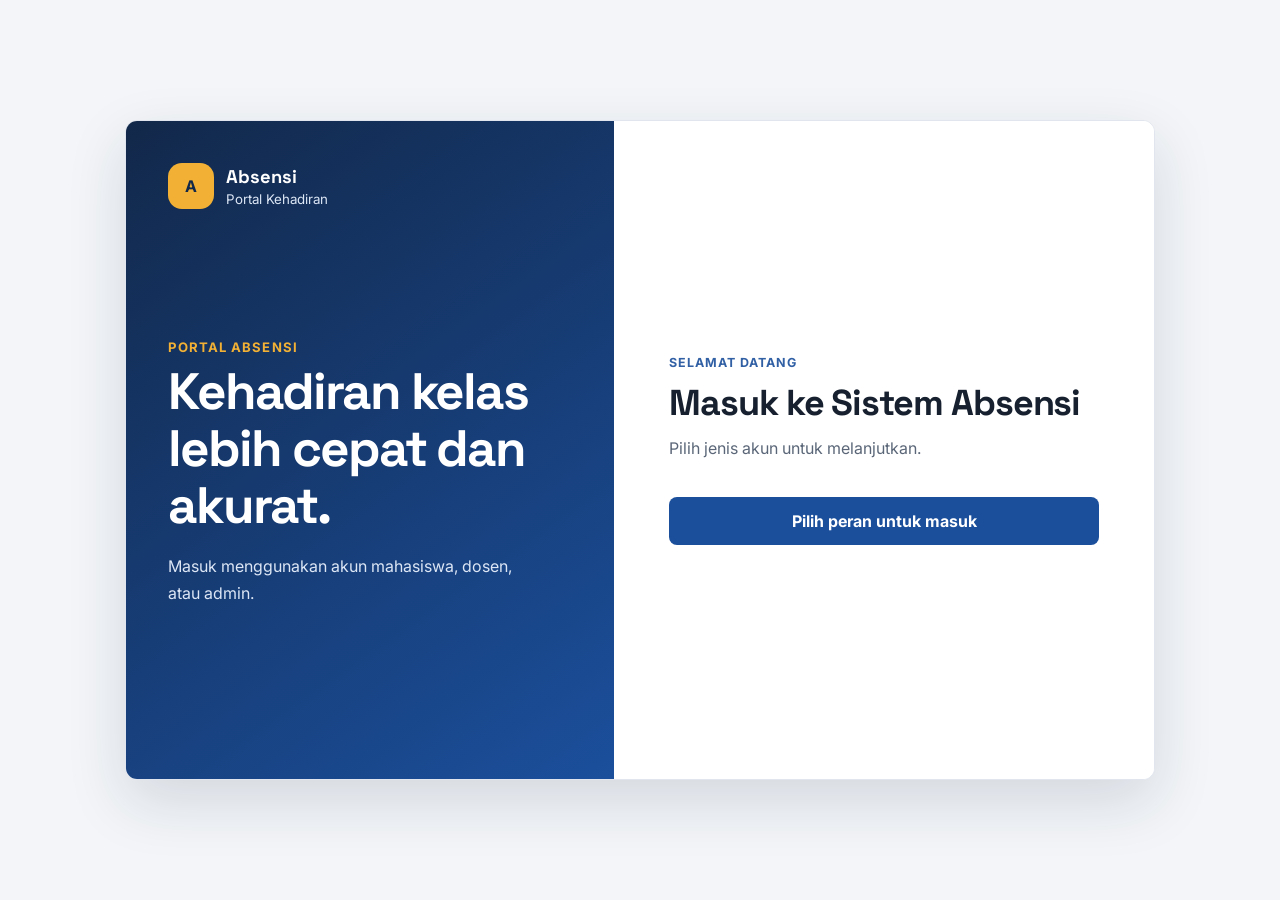
<file: Sistem Absensi perubahan 1/index.html>
<!DOCTYPE html>
<html lang="id">
  <head>
    <meta charset="UTF-8" />
    <meta name="viewport" content="width=device-width, initial-scale=1.0, viewport-fit=cover" />
    <title>Masuk | Sistem Absensi</title>
    <link rel="preconnect" href="https://fonts.googleapis.com" />
    <link rel="preconnect" href="https://fonts.gstatic.com" crossorigin />
    <link href="https://fonts.googleapis.com/css2?family=Inter:wght@400;500;600;700&family=Space+Grotesk:wght@500;600;700&display=swap" rel="stylesheet" />
    <link rel="stylesheet" href="color.css" />
  </head>
  <body class="login-body">
    <div class="login-page">
      <aside class="login-brand-panel">
        <div class="brand login-brand">
          <span class="logo">A</span>
          <div><strong>Absensi</strong><small>Portal Kehadiran</small></div>
        </div>
        <div class="login-brand-copy">
          <p class="eyebrow">Portal absensi</p>
          <h1>Kehadiran kelas lebih cepat dan akurat.</h1>
          <p>Masuk menggunakan akun mahasiswa, dosen, atau admin.</p>
        </div>
      </aside>

      <main class="login-content-panel">
        <p class="registration-banner" id="registrationBanner" role="status" aria-live="polite" hidden></p>
        <section class="login-intro" aria-labelledby="login-page-title">
          <p class="eyebrow">Selamat datang</p>
          <h2 id="login-page-title">Masuk ke Sistem Absensi</h2>
          <p>Pilih jenis akun untuk melanjutkan.</p>
          <button class="submit-login login-trigger" id="loginTrigger" type="button">Pilih peran untuk masuk</button>
        </section>

        <div class="role-backdrop login-overlay" id="roleSelection" hidden>
          <section class="role-dialog" role="dialog" aria-modal="true" aria-labelledby="role-title">
            <button class="modal-close role-close" id="closeRoles" type="button" aria-label="Tutup pilihan masuk">&times;</button>
            <div class="role-heading"><h1 id="role-title">Masuk Sebagai Mahasiswa, Dosen, atau Admin?</h1></div>
            <div class="role-grid">
              <button class="role-card" type="button" data-role="mahasiswa">
                <span class="role-avatar" aria-hidden="true">
                  <svg viewBox="0 0 150 150" focusable="false">
                    <path fill="#1B4F9C" d="M17 150c2-29 17-44 43-51h30c26 7 41 22 43 51H17Z" />
                    <path fill="#F4B79A" d="M64 88h22v22H64z" />
                    <ellipse cx="75" cy="58" rx="31" ry="37" fill="#F4B79A" />
                    <path fill="#12284A" d="M44 57c-2-26 10-42 32-42 22 0 34 15 31 39-7-3-12-10-15-17-10 10-27 15-48 14v6Z" />
                    <path fill="#12284A" d="M48 54c-5 19 1 36 9 44-1-12-1-21 2-29l-11-15Zm54-5c5 18 2 38-7 49 1-13 0-23-4-31l11-18Z" />
                    <circle cx="64" cy="61" r="2" fill="#12284A" />
                    <circle cx="86" cy="61" r="2" fill="#12284A" />
                    <path d="M68 76c4 3 10 3 14 0" fill="none" stroke="#9D5E4E" stroke-linecap="round" stroke-width="2" />
                    <path fill="#fff" d="m55 99 20 20 20-20 8 6-16 20h-24l-16-20z" />
                    <path fill="#24508F" d="m55 99 20 20-15 17-15-29zm40 0-20 20 15 17 15-29z" />
                  </svg>
                </span>
                <strong>Mahasiswa</strong>
                <span class="role-description">Akses QR pribadi, kelas, dan riwayat kehadiran.</span>
                <span class="role-link">Masuk <span aria-hidden="true">&rarr;</span></span>
              </button>
              <button class="role-card" type="button" data-role="dosen">
                <span class="role-avatar" aria-hidden="true">
                  <svg viewBox="0 0 150 150" focusable="false">
                    <path fill="#12284A" d="M39 53c0-30 14-45 37-45s37 17 37 46v72H39z" />
                    <path fill="#1B4F9C" d="M14 150c2-29 17-44 43-51h36c26 7 41 22 43 51H14Z" />
                    <path fill="#F4B79A" d="M65 89h20v22H65z" />
                    <ellipse cx="75" cy="58" rx="29" ry="36" fill="#F4B79A" />
                    <path fill="#12284A" d="M46 55c0-27 10-41 31-41 21 0 31 15 29 38-7-2-12-8-16-15-9 10-24 15-44 14v4Z" />
                    <path fill="#12284A" d="M47 57c-4 22 1 41 12 51l-2-37zm56-7c5 23 0 45-12 58l3-40z" />
                    <circle cx="65" cy="61" r="2" fill="#12284A" />
                    <circle cx="85" cy="61" r="2" fill="#12284A" />
                    <path d="M68 76c4 3 10 3 14 0" fill="none" stroke="#9D5E4E" stroke-linecap="round" stroke-width="2" />
                    <path fill="#fff" d="m58 99 17 17 17-17 8 6-13 18H63l-13-18z" />
                    <path fill="#24508F" d="m58 99 17 17-14 17-18-28zm34 0-17 17 14 17 18-28z" />
                  </svg>
                </span>
                <strong>Dosen</strong>
                <span class="role-description">Kelola sesi absensi dan pantau kehadiran kelas.</span>
                <span class="role-link">Masuk <span aria-hidden="true">&rarr;</span></span>
              </button>
              <button class="role-card" type="button" data-role="admin">
                <span class="role-avatar role-avatar-admin" aria-hidden="true">
                  <svg viewBox="0 0 150 150" focusable="false">
                    <path fill="#12284A" d="M38 57c0-32 14-47 37-47s38 17 38 49v68H38z" />
                    <path fill="#1B4F9C" d="M14 150c2-29 17-44 43-51h36c26 7 41 22 43 51H14Z" />
                    <path fill="#F4B79A" d="M65 89h20v22H65z" />
                    <ellipse cx="75" cy="59" rx="29" ry="36" fill="#F4B79A" />
                    <path fill="#12284A" d="M46 56c0-27 10-42 31-42 22 0 32 16 29 40-7-2-13-9-17-16-9 10-24 15-43 14v4Z" />
                    <path fill="#12284A" d="M47 58c-4 21 1 40 12 51l-2-37zm56-7c5 23 0 44-12 57l3-39z" />
                    <circle cx="65" cy="62" r="2" fill="#12284A" />
                    <circle cx="85" cy="62" r="2" fill="#12284A" />
                    <path d="M68 77c4 3 10 3 14 0" fill="none" stroke="#9D5E4E" stroke-linecap="round" stroke-width="2" />
                    <path fill="none" stroke="#F2B134" stroke-linecap="round" stroke-width="5" d="M45 55V44a30 30 0 0 1 60 0v11" />
                    <rect x="41" y="51" width="11" height="23" rx="5" fill="#F2B134" />
                    <rect x="98" y="51" width="11" height="23" rx="5" fill="#F2B134" />
                    <path fill="none" stroke="#12284A" stroke-linecap="round" stroke-width="3" d="M103 69v8c0 8-7 11-16 11" />
                    <circle cx="85" cy="88" r="3" fill="#F2B134" />
                    <path fill="#fff" d="m58 99 17 17 17-17 8 6-13 18H63l-13-18z" />
                  </svg>
                </span>
                <strong>Admin</strong>
                <span class="role-description">Kelola akun, data akademik, dan pengaturan sistem.</span>
                <span class="role-link">Masuk <span aria-hidden="true">&rarr;</span></span>
              </button>
            </div>
          </section>
        </div>

        <div class="modal-backdrop login-overlay" id="loginModal" hidden>
          <section class="login-modal" role="dialog" aria-modal="true" aria-labelledby="login-title">
            <button class="modal-close" id="closeLogin" type="button" aria-label="Kembali memilih peran">&times;</button>
            <div class="login-copy">
              <h1 id="login-title"></h1>
              <p class="modal-subtitle">Masukkan identitas dan kata sandi untuk melanjutkan.</p>
            </div>
            <form class="login-form" id="loginForm">
              <input id="role" name="role" type="hidden" value="" />
              <label id="usernameLabel" for="username">NIM atau username</label>
              <input id="username" name="username" type="text" autocomplete="username" required />
              <label for="password">Kata sandi</label>
              <div class="password-field">
                <input id="password" name="password" type="password" autocomplete="current-password" required />
                <button class="password-toggle" id="passwordToggle" type="button" aria-label="Tampilkan kata sandi" aria-pressed="false">&bull;</button>
              </div>
              <button id="submitLogin" type="submit">Masuk</button>
              <p class="login-message" id="loginMessage" role="status"></p>
            </form>
            <div class="login-register-divider" id="registrationDivider" hidden><span>atau</span></div>
            <a class="login-register-button" id="registrationLink" href="daftar.html" hidden></a>
          </section>
        </div>
      </main>
    </div>
    <script src="java.js"></script>
  </body>
</html>
</file>
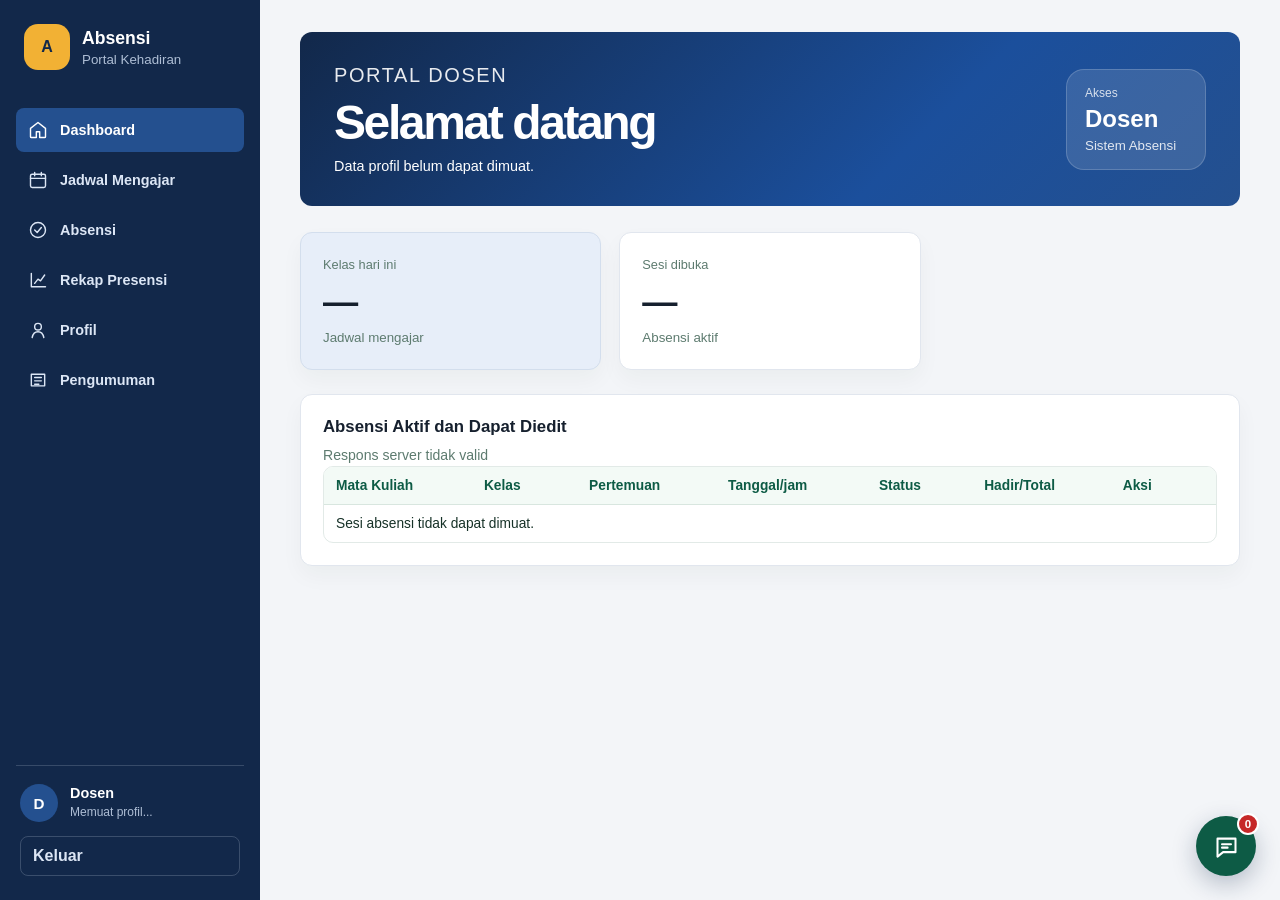
<file: Sistem Absensi perubahan 1/Beranda/dashboard_dosen.html>
<!DOCTYPE html>
<html lang="id">
  <head>
    <meta charset="UTF-8" />
    <meta name="viewport" content="width=device-width, initial-scale=1.0, viewport-fit=cover" />
    <title>Dashboard Dosen | Sistem Absensi</title>
    <link rel="stylesheet" href="../color.css" />
    <script src="../assets/vendor/html5-qrcode.min.js" defer></script>
    <script src="../assets/vendor/face-api.js" defer></script>
    <script src="dashboard.js" defer></script>
    <script src="menu.js" defer></script>
    <script src="modul_dosen.js" defer></script>
  </head>
  <body data-role="dosen">
    <div class="app-shell has-sidebar">
      <aside class="sidebar">
        <div class="brand"><span class="logo">A</span><div><strong>Absensi</strong><small>Portal Kehadiran</small></div></div>
        <nav class="sidebar-nav" aria-label="Navigasi dosen">
          <a href="#dashboard" class="active"><span class="sidebar-icon" aria-hidden="true"><svg viewBox="0 0 24 24"><path d="m3 10 9-7 9 7v10a1 1 0 0 1-1 1h-6v-7h-4v7H4a1 1 0 0 1-1-1z" /></svg></span>Dashboard</a>
          <a href="#jadwal-mengajar"><span class="sidebar-icon" aria-hidden="true"><svg viewBox="0 0 24 24"><rect x="3" y="5" width="18" height="16" rx="2" /><path d="M16 3v4M8 3v4M3 10h18" /></svg></span>Jadwal Mengajar</a>
          <a href="#absensi"><span class="sidebar-icon" aria-hidden="true"><svg viewBox="0 0 24 24"><circle cx="12" cy="12" r="9" /><path d="m8 12 3 3 5-6" /></svg></span>Absensi</a>
          <a href="#rekap"><span class="sidebar-icon" aria-hidden="true"><svg viewBox="0 0 24 24"><path d="M4 20V4M4 20h17M8 16l4-5 3 2 5-7" /></svg></span>Rekap Presensi</a>
          <a href="#profil"><span class="sidebar-icon" aria-hidden="true"><svg viewBox="0 0 24 24"><circle cx="12" cy="8" r="4" /><path d="M5 21c1-5 3-7 7-7s6 2 7 7" /></svg></span>Profil</a>
          <a href="#informasi"><span class="sidebar-icon" aria-hidden="true"><svg viewBox="0 0 24 24"><path d="M4 5h16v14H4zM8 9h8M8 13h8M8 17h5" /></svg></span>Pengumuman</a>
        </nav>
        <div class="sidebar-user"><span class="avatar" aria-hidden="true">D</span><div class="sidebar-user-copy"><strong id="profile-name">Dosen</strong><small id="profile-info">Memuat profil...</small></div><button class="nav-logout" type="button" data-logout>Keluar</button></div>
      </aside>
      <div class="dashboard-main">
        <main class="content" id="dashboard">
          <div class="dashboard-view" data-view="dashboard">
            <section class="hero"><div><p class="eyebrow">Portal dosen</p><h1>Selamat datang</h1><p class="profile-status" id="profile-status" role="status"></p></div><div class="status"><span>Akses</span><strong>Dosen</strong><small>Sistem Absensi</small></div></section>
            <section class="stats"><article class="card highlight"><span>Kelas hari ini</span><strong>—</strong><small>Jadwal mengajar</small></article><article class="card"><span>Sesi dibuka</span><strong>—</strong><small>Absensi aktif</small></article></section>
            <section class="info-grid">
              <article class="info-card ak-page-wide">
                <h2>Absensi Aktif dan Dapat Diedit</h2>
                <p id="lecturer-recent-state" class="ak-state" role="status">Memuat sesi...</p>
                <div class="ak-table-wrap"><table class="ak-table"><thead><tr>
                  <th>Mata Kuliah</th><th>Kelas</th><th>Pertemuan</th><th>Tanggal/jam</th>
                  <th>Status</th><th>Hadir/Total</th><th>Aksi</th>
                </tr></thead><tbody id="lecturer-recent-list"><tr><td colspan="7">Memuat...</td></tr></tbody></table></div>
              </article>
            </section>
          </div>
          <div class="dashboard-view" data-view="jadwal-mengajar" hidden>
            <section class="info-grid"><article class="info-card ak-page-wide">
              <h2>Jadwal Mengajar</h2>
              <div class="ak-filter"><label>Semester<select id="lecturer-academic-year"></select></label></div>
              <nav id="lecturer-week-days" class="ak-week-tabs" aria-label="Pilih hari jadwal pekan ini"></nav>
              <div id="jadwal-dosen-list"><p class="ak-state" role="status">Memuat jadwal...</p></div>
            </article></section>
          </div>
          <div class="dashboard-view" data-view="absensi" hidden>
            <section class="info-grid">
              <article class="info-card ak-page-wide">
                <h2>Absensi</h2>
                <div class="ak-filter ak-attendance-picker">
                  <label>Semester<select id="dosen-attendance-year"></select></label>
                  <label>Mata Kuliah<select id="dosen-attendance-course" disabled><option value="">Pilih mata kuliah</option></select></label>
                  <label>Kelas<select id="dosen-attendance-class" disabled><option value="">Pilih kelas</option></select></label>
                  <label>Jadwal/Tanggal pertemuan<select id="dosen-attendance-date" disabled><option value="">Pilih jadwal/tanggal</option></select></label>
                </div>
                <p id="dosen-schedule-state" class="ak-state" role="status">Pilih semester, mata kuliah, kelas, dan tanggal pertemuan.</p>
                <button id="activate-attendance" class="ak-secondary-button" type="button" disabled>Aktifkan Absensi</button>
              </article>
              <article class="info-card" id="scan-panel" hidden>
                <h3>Pindai QR Mahasiswa</h3>
                <div id="qr-reader" class="camera-frame"></div>
                <div id="face-verification" class="camera-frame" hidden><video id="face-video" autoplay muted playsinline></video></div>
                <p id="scan-state" class="ak-state" role="status" aria-live="polite"></p>
                <button id="scan-face-button" class="ak-secondary-button" type="button" hidden>Verifikasi Wajah</button>
                <button id="close-attendance" class="ak-secondary-button" type="button">Tutup Absensi</button>
              </article>
              <article class="info-card" id="attendance-panel" hidden>
                <h3>Sudah Absen</h3>
                <p id="attendance-count" class="ak-state"></p>
                <div class="ak-table-wrap"><table class="ak-table"><thead><tr><th>NIM</th><th>Nama</th><th>Status</th><th>Waktu</th></tr></thead><tbody id="attendance-list"></tbody></table></div>
              </article>
            </section>
          </div>
          <div class="dashboard-view" data-view="rekap" hidden>
            <section class="info-grid">
              <article class="info-card ak-page-wide">
                <h2>Rekap Presensi</h2>
                <div class="ak-filter">
                  <label>Kelas
                    <select id="rekap-kelas"><option value="">Pilih kelas</option></select>
                  </label>
                  <label>Pertemuan
                    <select id="rekap-pertemuan"><option value="">Pilih pertemuan</option></select>
                  </label>
                  <button id="rekap-export" class="ak-secondary-button" type="button" disabled>Ekspor CSV</button>
                </div>
                <p id="rekap-state" class="ak-state" role="status" aria-live="polite">Pilih kelas dan pertemuan.</p>
                <div class="ak-table-wrap">
                  <table class="ak-table">
                    <thead><tr><th>NIM</th><th>Nama</th><th>Status</th><th>Metode</th><th>Waktu Scan</th><th>Koreksi</th></tr></thead>
                    <tbody id="rekap-list"><tr><td colspan="6" class="ak-state-cell">Pilih pertemuan.</td></tr></tbody>
                  </table>
                </div>
              </article>
            </section>
          </div>
          <div class="dashboard-view" data-view="profil" hidden>
            <section class="info-grid"><article class="info-card ak-page-wide">
              <h2>Profil Dosen</h2>
              <p id="dosen-profil-state" class="ak-state" role="status"></p>
              <div class="ak-biodata-card">
                <div id="dosen-profil-avatar" class="ak-biodata-avatar" aria-hidden="true">D</div>
                <dl id="profil-dosen" class="ak-definition-list ak-biodata-details"></dl>
              </div>
            </article></section>
          </div>
          <div class="dashboard-view" data-view="informasi" hidden><section class="info-grid"><article class="info-card" style="grid-column:1/-1"><h2>Pengumuman</h2><p>Pengumuman dosen akan tampil di sini.</p></article></section></div>
        </main>
      </div>
    </div>
    <button id="dosen-chat-toggle" class="ak-chat-toggle" type="button" aria-label="Buka Chat Admin" aria-expanded="false">
      <svg viewBox="0 0 24 24" aria-hidden="true"><path d="M4 5h16v12H9l-5 4z"/><path d="M8 10h8M8 13h5"/></svg><span id="dosen-chat-badge" class="ak-chat-badge" hidden>0</span>
    </button>
    <section id="dosen-chat-panel" class="ak-chat-panel" aria-label="Chat Admin" hidden>
      <header class="ak-chat-header"><div><strong>Chat Admin</strong><small>Konsultasi sistem dengan admin</small></div><button id="dosen-chat-close" type="button" aria-label="Tutup Chat Admin">×</button></header>
      <div id="dosen-chat-messages" class="ak-chat-messages" aria-live="polite"></div>
      <form id="dosen-chat-form" class="ak-chat-form"><label class="ak-chat-attach" for="dosen-chat-file" title="Lampirkan file atau screenshot" aria-label="Lampirkan file"><svg viewBox="0 0 24 24" aria-hidden="true"><path d="M21.44 11.05 12.25 20.24a6 6 0 0 1-8.49-8.49l9.19-9.19a4 4 0 0 1 5.66 5.66l-9.2 9.19a2 2 0 0 1-2.83-2.83l8.49-8.48"/></svg><input id="dosen-chat-file" name="lampiran" type="file" accept="image/*,.pdf,.doc,.docx,.xls,.xlsx,.txt,.zip" class="ak-sr-only" /></label><label class="ak-sr-only" for="dosen-chat-input">Tulis pesan untuk admin</label><textarea id="dosen-chat-input" maxlength="1000" rows="2" placeholder="Tulis pesan..."></textarea><button type="submit">Kirim</button></form>
      <div id="dosen-chat-file-preview" class="ak-chat-file-preview" hidden><span id="dosen-chat-file-name"></span><button id="dosen-chat-file-clear" type="button" aria-label="Hapus lampiran">×</button></div>
      <p id="dosen-chat-state" class="ak-chat-state" role="status"></p>
    </section>
  </body>
</html>
</file>
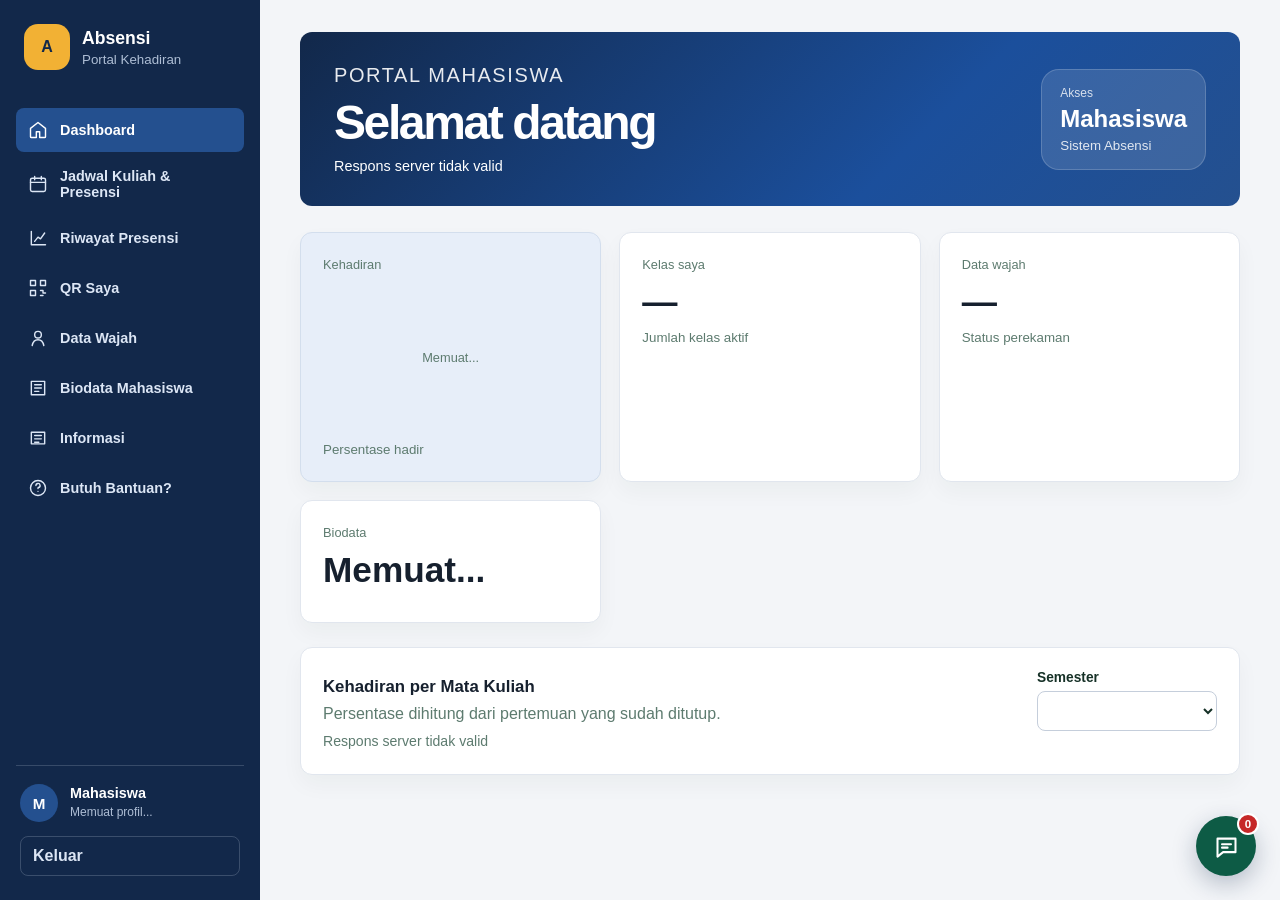
<file: Sistem Absensi perubahan 1/Beranda/dashboard_mahasiswa.html>
<!DOCTYPE html>
<html lang="id">
  <head>
    <meta charset="UTF-8" />
    <meta name="viewport" content="width=device-width, initial-scale=1.0, viewport-fit=cover" />
    <title>Dashboard Mahasiswa | Sistem Absensi</title>
    <link rel="stylesheet" href="../color.css" />
    <script src="../assets/vendor/qrcode.min.js" defer></script>
    <script src="dashboard.js" defer></script>
    <script src="menu.js" defer></script>
    <script src="modul_mahasiswa.js" defer></script>
  </head>
  <body data-role="mahasiswa">
    <div class="app-shell has-sidebar">
      <aside class="sidebar">
        <div class="brand"><span class="logo">A</span><div><strong>Absensi</strong><small>Portal Kehadiran</small></div></div>
        <nav class="sidebar-nav" aria-label="Navigasi mahasiswa">
          <a href="#dashboard" class="active"><span class="sidebar-icon" aria-hidden="true"><svg viewBox="0 0 24 24"><path d="m3 10 9-7 9 7v10a1 1 0 0 1-1 1h-6v-7h-4v7H4a1 1 0 0 1-1-1z" /></svg></span>Dashboard</a>
          <a href="#kelas-saya"><span class="sidebar-icon" aria-hidden="true"><svg viewBox="0 0 24 24"><rect x="3" y="5" width="18" height="16" rx="2" /><path d="M16 3v4M8 3v4M3 10h18" /></svg></span>Jadwal Kuliah &amp; Presensi</a>
          <a href="#riwayat"><span class="sidebar-icon" aria-hidden="true"><svg viewBox="0 0 24 24"><path d="M4 20V4M4 20h17M8 16l4-5 3 2 5-7" /></svg></span>Riwayat Presensi</a>
          <a href="#qr-saya"><span class="sidebar-icon" aria-hidden="true"><svg viewBox="0 0 24 24"><rect x="3" y="3" width="6" height="6" /><rect x="15" y="3" width="6" height="6" /><rect x="3" y="15" width="6" height="6" /><path d="M15 15h3v3h3M15 21h3" /></svg></span>QR Saya</a>
          <a href="#data-wajah"><span class="sidebar-icon" aria-hidden="true"><svg viewBox="0 0 24 24"><circle cx="12" cy="8" r="4" /><path d="M5 21c1-5 3-7 7-7s6 2 7 7" /></svg></span>Data Wajah</a>
          <a href="#biodata"><span class="sidebar-icon" aria-hidden="true"><svg viewBox="0 0 24 24"><path d="M4 4h16v16H4zM8 8h8M8 12h8M8 16h5" /></svg></span>Biodata Mahasiswa</a>
          <a href="#informasi"><span class="sidebar-icon" aria-hidden="true"><svg viewBox="0 0 24 24"><path d="M4 5h16v14H4zM8 9h8M8 13h8M8 17h5" /></svg></span>Informasi</a>
          <a href="#bantuan"><span class="sidebar-icon" aria-hidden="true"><svg viewBox="0 0 24 24"><circle cx="12" cy="12" r="9" /><path d="M9.5 9a2.5 2.5 0 1 1 3 2.45c-.5.17-.5.55-.5 1.05M12 16h.01" /></svg></span>Butuh Bantuan?</a>
        </nav>
        <div class="sidebar-user">
          <span class="avatar" aria-hidden="true">M</span>
          <div class="sidebar-user-copy"><strong id="profile-name">Mahasiswa</strong><small id="profile-info">Memuat profil...</small></div>
          <button class="nav-logout" type="button" data-logout>Keluar</button>
        </div>
      </aside>

      <div class="dashboard-main">
        <main class="content" id="dashboard">
          <div class="dashboard-view" data-view="dashboard">
            <section class="hero"><div><p class="eyebrow">Portal mahasiswa</p><h1>Selamat datang</h1><p class="profile-status" id="profile-status" role="status"></p></div><div class="status"><span>Akses</span><strong>Mahasiswa</strong><small>Sistem Absensi</small></div></section>
            <section class="stats" aria-label="Ringkasan kehadiran">
              <article class="card highlight ak-attendance-card"><span>Kehadiran</span><div id="ringkasan-kehadiran" class="ak-attendance-overview"><span>Memuat...</span></div><small>Persentase hadir</small></article>
              <article class="card"><span>Kelas saya</span><strong id="ringkasan-kelas">—</strong><small>Jumlah kelas aktif</small></article>
              <article class="card"><span>Data wajah</span><strong id="ringkasan-wajah">—</strong><small>Status perekaman</small></article>
              <article class="card" id="biodata-ringkas"><span>Biodata</span><strong>Memuat...</strong></article>
            </section>
            <section class="info-grid">
              <article class="info-card ak-page-wide">
                <div class="ak-section-heading"><div><h2>Kehadiran per Mata Kuliah</h2><p>Persentase dihitung dari pertemuan yang sudah ditutup.</p></div>
                  <label class="ak-attendance-year">Semester<select id="attendance-year"></select></label>
                </div>
                <p id="attendance-state" class="ak-state" role="status">Memuat statistik...</p>
                <div id="attendance-courses" class="ak-attendance-courses"></div>
              </article>
            </section>
          </div>

          <div class="dashboard-view" data-view="kelas-saya" hidden>
            <section class="info-grid"><article class="info-card ak-page-wide">
              <h1 class="ak-schedule-title">Jadwal Kuliah &amp; Presensi</h1>
              <p class="ak-schedule-subtitle">Daftar Jadwal Kuliah dan Presensi Perkuliahan</p>
              <div class="ak-filter"><label>Semester<select id="student-academic-year"></select></label></div>
              <div id="kelas-saya-list"><p class="ak-state" role="status">Memuat jadwal...</p></div>
            </article></section>
          </div>
          <dialog id="absence-dialog" class="ak-dialog" aria-labelledby="absence-dialog-title">
            <div class="ak-dialog-heading"><h2 id="absence-dialog-title">Riwayat ketidakhadiran</h2><button id="absence-dialog-close" class="ak-secondary-button" type="button">Tutup</button></div>
            <div class="ak-table-wrap"><table class="ak-table"><thead><tr><th>Tanggal/jam buka</th><th>Status</th><th>Metode</th></tr></thead><tbody id="absence-dialog-list"></tbody></table></div>
          </dialog>
          <div class="dashboard-view" data-view="riwayat" hidden>
            <section class="info-grid"><article class="info-card ak-page-wide">
              <h2>Riwayat Presensi</h2>
              <div class="ak-filter">
                <label>Semester<select id="history-year"><option value="">Pilih semester</option></select></label>
                <label>Mata Kuliah<select id="history-course" disabled><option value="">Pilih mata kuliah</option></select></label>
              </div>
              <div id="history-summary" class="ak-history-summary" hidden></div>
              <p id="history-state" class="ak-state" role="status">Pilih semester dan mata kuliah.</p>
              <div class="ak-table-wrap"><table class="ak-table"><thead><tr><th>Pertemuan ke-</th><th>Tanggal/jam</th><th>Status</th><th>Metode</th><th>Waktu scan</th></tr></thead><tbody id="riwayat-list"><tr><td colspan="5">Pilih semester dan mata kuliah.</td></tr></tbody></table></div>
            </article></section>
          </div>
          <div class="dashboard-view" data-view="qr-saya" hidden>
            <section class="info-grid">
              <article class="info-card qr-profile-card">
                <p class="eyebrow">Identitas absensi</p>
                <h2>QR Saya</h2>
                <h3 id="qr-nama">Memuat nama...</h3>
                <p id="qr-nim" class="ak-state">Memuat NIM...</p>
                <div class="qr-stage">
                  <div id="qr-code" class="qr-code" aria-label="Kode QR absensi"></div>
                </div>
                <p id="qr-state" class="ak-state" role="status" aria-live="polite">Memuat QR...</p>
                <button id="qr-download" class="ak-secondary-button" type="button" disabled>Unduh PNG</button>
              </article>
            </section>
          </div>
          <div class="dashboard-view" data-view="data-wajah" hidden><section class="info-grid"><article class="info-card ak-page-wide"><h2>Data Wajah</h2><p id="data-wajah-state" class="ak-state" role="status">Memuat status wajah...</p><p>Gambar asli tidak disimpan; sistem hanya menyimpan descriptor wajah untuk verifikasi.</p><div id="data-wajah-list" class="ak-face-poses"></div></article></section></div>
          <div class="dashboard-view" data-view="biodata" hidden><section class="info-grid"><article class="info-card ak-page-wide"><h2>Biodata Mahasiswa</h2><div class="ak-biodata-card"><div class="ak-biodata-photo-col"><div id="biodata-avatar" class="ak-biodata-avatar" aria-hidden="true">M</div><form id="biodata-photo-form" class="ak-photo-upload-form"><label class="ak-secondary-button ak-photo-upload-label" for="biodata-photo-input">Pilih Foto Profil</label><input id="biodata-photo-input" name="foto_profil" type="file" accept="image/jpeg,image/png,image/webp" class="ak-sr-only" /><button id="biodata-photo-submit" class="ak-secondary-button" type="submit" hidden>Simpan Foto</button><p id="biodata-photo-state" class="ak-state" role="status"></p></form></div><dl id="biodata-mahasiswa" class="ak-definition-list ak-biodata-details"></dl></div></article></section></div>
          <div class="dashboard-view" data-view="informasi" hidden><section class="info-grid"><article class="info-card" style="grid-column:1/-1"><h2>Informasi</h2><p>Pengumuman kampus akan tampil di sini.</p></article></section></div>
          <div class="dashboard-view" data-view="bantuan" hidden>
            <section class="info-grid"><article class="info-card ak-page-wide">
              <h2>Pusat Bantuan</h2>
              <label class="ak-faq-search">Cari pertanyaan<input id="faq-search" type="search" placeholder="Ketik kata kunci..." /></label>
              <div id="faq-list" class="ak-faq-list">
                <details class="ak-faq"><summary>Bagaimana absensi QR dan QR + Wajah bekerja?</summary><p>Dosen membuka sesi. Tampilkan QR Saya untuk dipindai; pada mode QR + Wajah, arahkan wajah ke kamera untuk verifikasi tambahan.</p></details>
                <details class="ak-faq"><summary>Bagaimana menampilkan atau mengunduh QR?</summary><p>Buka menu QR Saya. QR tampil di layar dan dapat disimpan melalui tombol Unduh PNG.</p></details>
                <details class="ak-faq"><summary>Mengapa wajah tidak cocok?</summary><p>Pastikan wajah terlihat jelas, pencahayaan cukup, dan kamera mengarah ke wajah. Jika tetap gagal, hubungi admin.</p></details>
                <details class="ak-faq"><summary>Mengapa QR tidak dikenali?</summary><p>Pastikan Anda menampilkan QR dari akun yang benar dan dosen sedang membuka sesi absensi.</p></details>
                <details class="ak-faq"><summary>Mengapa absensi ganda ditolak?</summary><p>Satu mahasiswa hanya dapat tercatat hadir satu kali pada setiap pertemuan.</p></details>
                <details class="ak-faq"><summary>Apa arti status Hadir, Terlambat, Izin, Sakit, dan Alpa?</summary><p>Hadir dan Terlambat dicatat dari waktu pemindaian dan batas tepat waktu sesi. Izin, Sakit, dan Alpa adalah status yang dapat ditetapkan pada rekap.</p></details>
                <details class="ak-faq"><summary>Bagaimana melihat persentase dan riwayat kehadiran?</summary><p>Ringkasan dan persentase per mata kuliah tersedia di Dashboard. Detail pertemuan dapat dilihat pada menu Riwayat Presensi.</p></details>
                <details class="ak-faq"><summary>Saya lupa kata sandi, apa yang harus dilakukan?</summary><p>Hubungi admin untuk bantuan pemulihan akun. Sistem belum menyediakan reset kata sandi mandiri.</p></details>
                <details class="ak-faq"><summary>Bagaimana memperbaiki data biodata atau semester yang salah?</summary><p>Hubungi admin agar data akun diperiksa dan diperbarui.</p></details>
                <details class="ak-faq"><summary>Mengapa mata kuliah saya tidak terlihat?</summary><p>Pastikan semester dan tahun akademik yang dipilih benar. Jika masih belum tampil, minta admin memeriksa pendaftaran kelas Anda.</p></details>
                <details class="ak-faq"><summary>Bagaimana menghubungi admin?</summary><p>Gunakan tombol Chat Admin di pojok kanan bawah untuk mengirim pesan.</p></details>
              </div>
            </article></section>
          </div>
        </main>
      </div>
    </div>
    <button id="student-chat-toggle" class="ak-chat-toggle" type="button" aria-label="Buka Chat Admin" aria-expanded="false">
      <svg viewBox="0 0 24 24" aria-hidden="true"><path d="M4 5h16v12H9l-5 4z"/><path d="M8 10h8M8 13h5"/></svg><span id="student-chat-badge" class="ak-chat-badge" hidden>0</span>
    </button>
    <section id="student-chat-panel" class="ak-chat-panel" aria-label="Chat Admin" hidden>
      <header class="ak-chat-header"><div><strong>Chat Admin</strong><small>Balasan akan muncul di sini</small></div><button id="student-chat-close" type="button" aria-label="Tutup Chat Admin">×</button></header>
      <div id="student-chat-messages" class="ak-chat-messages" aria-live="polite"></div>
      <form id="student-chat-form" class="ak-chat-form"><label class="ak-chat-attach" for="student-chat-file" title="Lampirkan file atau screenshot" aria-label="Lampirkan file"><svg viewBox="0 0 24 24" aria-hidden="true"><path d="M21.44 11.05 12.25 20.24a6 6 0 0 1-8.49-8.49l9.19-9.19a4 4 0 0 1 5.66 5.66l-9.2 9.19a2 2 0 0 1-2.83-2.83l8.49-8.48"/></svg><input id="student-chat-file" name="lampiran" type="file" accept="image/*,.pdf,.doc,.docx,.xls,.xlsx,.txt,.zip" class="ak-sr-only" /></label><label class="ak-sr-only" for="student-chat-input">Tulis pesan untuk admin</label><textarea id="student-chat-input" maxlength="1000" rows="2" placeholder="Tulis pesan..."></textarea><button type="submit">Kirim</button></form>
      <div id="student-chat-file-preview" class="ak-chat-file-preview" hidden><span id="student-chat-file-name"></span><button id="student-chat-file-clear" type="button" aria-label="Hapus lampiran">×</button></div>
      <p id="student-chat-state" class="ak-chat-state" role="status"></p>
    </section>
  </body>
</html>
</file>
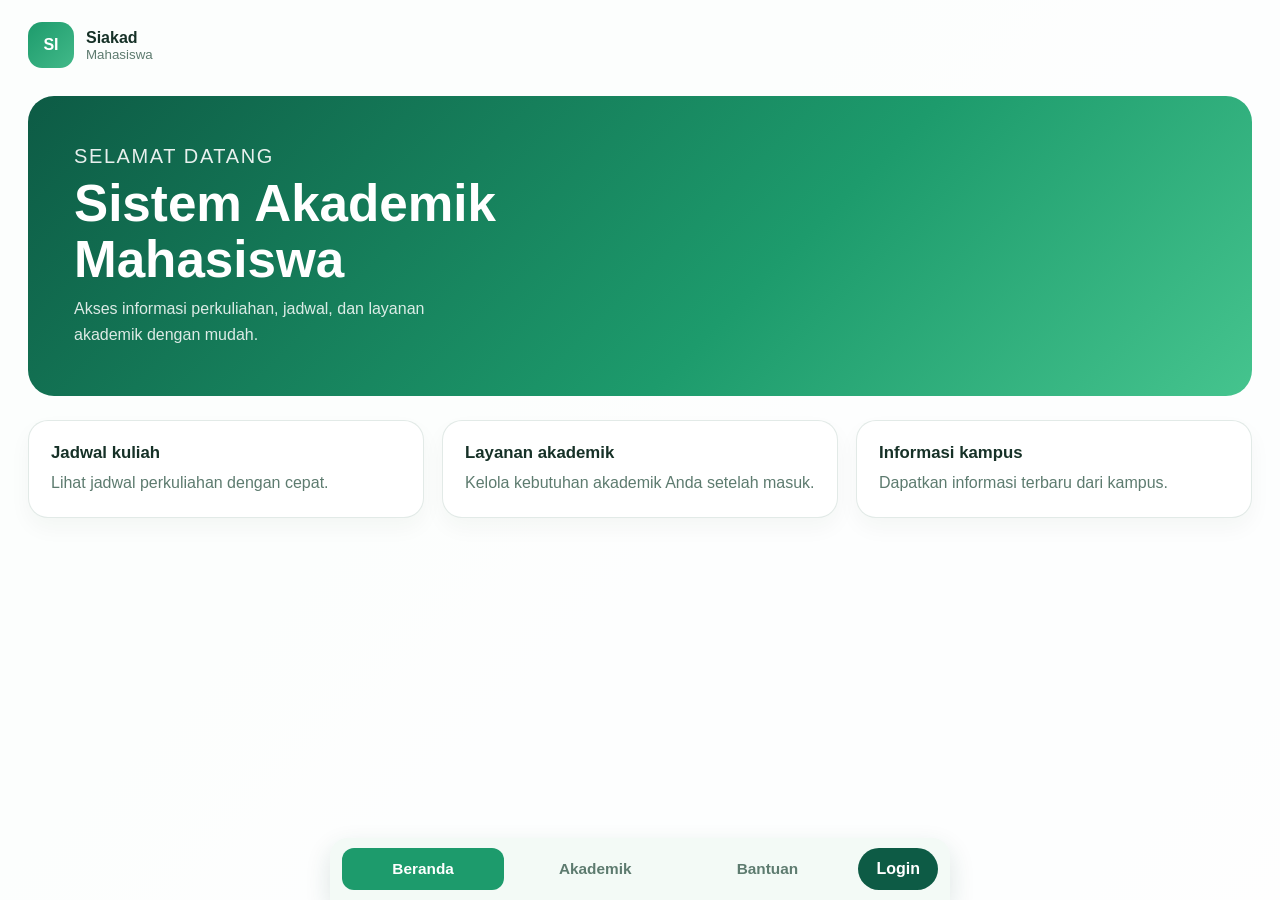
<file: TUGAS/TUGAS 1/gg.html>
<!DOCTYPE html>
<html lang="id">
  <head>
    <meta charset="UTF-8" />
    <meta name="viewport" content="width=device-width, initial-scale=1.0" />
    <title>Siakad Mahasiswa</title>
    <link rel="stylesheet" href="color.css" />
  </head>
  <body>
    <div class="app-shell">
      <header class="topbar">
        <div class="brand"><span class="logo">SI</span><div><strong>Siakad</strong><small>Mahasiswa</small></div></div>
      </header>

      <main class="content">
        <section class="welcome-panel">
          <div class="welcome-copy">
            <p class="eyebrow">Selamat datang</p>
            <h1>Sistem Akademik Mahasiswa</h1>
            <p class="subtitle">Akses informasi perkuliahan, jadwal, dan layanan akademik dengan mudah.</p>
          </div>
        </section>

        <section class="info-grid" aria-label="Informasi layanan">
          <article class="info-card"><h2>Jadwal kuliah</h2><p>Lihat jadwal perkuliahan dengan cepat.</p></article>
          <article class="info-card"><h2>Layanan akademik</h2><p>Kelola kebutuhan akademik Anda setelah masuk.</p></article>
          <article class="info-card"><h2>Informasi kampus</h2><p>Dapatkan informasi terbaru dari kampus.</p></article>
        </section>
      </main>

      <nav class="main-nav" aria-label="Navigasi sebelum login">
        <a href="#beranda" class="active">Beranda</a>
        <a href="#akademik">Akademik</a>
        <a href="#bantuan">Bantuan</a>
        <button class="login-trigger" id="loginTrigger" type="button">Login</button>
      </nav>
    </div>

    <div class="modal-backdrop" id="loginModal" hidden>
      <section class="login-modal" role="dialog" aria-modal="true" aria-labelledby="login-title">
        <button class="modal-close" id="closeLogin" type="button" aria-label="Tutup menu masuk">&times;</button>
        <div class="login-copy">
          <h1 id="login-title"></h1>
        </div>

        <form class="login-form" id="loginForm" action="#" method="post">
          <label for="username">NIM atau email</label>
          <input id="username" name="username" type="text" autocomplete="username" placeholder="Masukkan NIM atau email" required />

          <label for="password">Kata sandi</label>
          <div class="password-field">
            <input id="password" name="password" type="text" autocomplete="current-password" placeholder="Masukkan kata sandi" required />
            <button class="password-toggle" id="passwordToggle" type="button" aria-label="Tampilkan kata sandi" aria-pressed="false">
              <svg class="eye-icon" viewBox="0 0 24 24" aria-hidden="true" focusable="false">
                <path class="eye-shape" d="M2.5 12s3.5-5 9.5-5 9.5 5 9.5 5-3.5 5-9.5 5-9.5-5-9.5-5Z" />
                <circle class="eye-pupil" cx="12" cy="12" r="2.5" />
                <path class="eye-slash" d="M4 4l16 16" />
              </svg>
            </button>
          </div>

          <button class="submit-login" type="submit">Login</button>
          <a class="forgot-password" href="#">Lupa kata sandi?</a>
          <p class="login-message" id="loginMessage" role="status"></p>
        </form>
      </section>
    </div>

    <script src="java.js"></script>
  </body>
</html>
</file>
<file: Sistem Absensi perubahan 1/color.css>
:root {
  --primary: #1d9b6c;
  --primary-dark: #0d5b45;
  --surface: #fff;
  --soft: #f3faf6;
  --text: #163127;
  --muted: #5d7b6f;
  --line: rgba(20, 82, 61, 0.12);
  --shadow: 0 18px 40px rgba(20, 80, 61, 0.12);
}

* { box-sizing: border-box; }
body { margin: 0; min-height: 100vh; display: flex; align-items: center; justify-content: center; background: linear-gradient(135deg, #eefaf4, #f8fcfb); font-family: Arial, sans-serif; color: var(--text); }

.app-shell { width: min(1250px, 96vw); background: rgba(255,255,255,0.82); border: 1px solid rgba(255,255,255,0.9); border-radius: 30px; overflow: hidden; box-shadow: var(--shadow); }

.topbar { position: relative; z-index: 1; display: flex; align-items: center; justify-content: flex-start; gap: 18px; padding: 22px 28px 0; background: transparent; border: 0; }

.brand { display: flex; align-items: center; gap: 12px; flex-shrink: 0; }

.logo { width: 46px; height: 46px; display: grid; place-items: center; border-radius: 14px; background: linear-gradient(135deg, var(--primary), #42b989); color: #fff; font-weight: 700; }

.brand strong, .brand small { display: block; }

.brand small { color: var(--muted); }

.main-nav { position: fixed; z-index: 10; left: 50%; bottom: 18px; display: flex; align-items: center; justify-content: space-between; gap: 10px; width: min(620px, calc(100vw - 36px)); transform: translateX(-50%); background: var(--soft); padding: 10px 12px; border-radius: 18px; overflow-x: auto; white-space: nowrap; box-shadow: 0 10px 26px rgba(20, 80, 61, 0.14); }

.main-nav a { text-decoration: none; color: var(--muted); padding: 12px 18px; border-radius: 12px; font-size: 0.96rem; font-weight: 600; display: inline-block; flex: 1; text-align: center; min-width: 110px; }

.main-nav a.active {
  background: var(--primary);
  color: #fff;
}
.main-nav a:hover:not(.active) { background: #e4eee9; color: var(--muted); }
.nav-logout { flex: 0 0 auto; padding: 12px 16px; border: 0; border-radius: 12px; background: transparent; color: var(--primary-dark); font: inherit; font-weight: 700; cursor: pointer; }
.nav-logout:hover { background: #e4eee9; }
.main-nav .login-trigger {
  position: static;
  flex: 0 0 auto;
  padding: 12px 18px;
  box-shadow: none;
}

.user-box { display: flex; align-items: center; gap: 12px; }

.notif { width: 42px; height: 42px; border: none; border-radius: 12px; background: #fff; box-shadow: 0 6px 18px rgba(22, 49, 39, 0.06); cursor: pointer; }

.user-chip { display: flex; align-items: center; gap: 10px; padding: 7px 12px 7px 8px; border-radius: 999px; background: #fff; box-shadow: 0 6px 18px rgba(22, 49, 39, 0.06); font-weight: 600; }

.avatar { width: 30px; height: 30px; display: grid; place-items: center; border-radius: 50%; background: linear-gradient(135deg, #163127, #1d9b6c); color: #fff; font-size: 0.8rem; }

.content { padding: 28px 28px 108px; }

.welcome-panel {
  display: flex;
  align-items: center;
  min-height: 300px;
  padding: 42px 46px;
  background: linear-gradient(135deg, var(--primary-dark), var(--primary) 60%, #45c48e);
  color: #fff;
  border-radius: 26px;
}

.welcome-copy { max-width: 600px; }

.welcome-copy h1 {
  margin: 0;
  font-size: clamp(2rem, 4vw, 3.2rem);
  line-height: 1.1;
}

.welcome-copy .subtitle {
  max-width: 420px;
  line-height: 1.6;
}

.info-grid {
  display: grid;
  grid-template-columns: repeat(3, minmax(0, 1fr));
  gap: 18px;
  margin-top: 24px;
}

.info-card {
  padding: 22px;
  background: var(--surface);
  border: 1px solid var(--line);
  border-radius: 20px;
  box-shadow: 0 10px 22px rgba(18, 43, 34, 0.04);
}

.info-card h2 { margin: 0 0 8px; font-size: 1.05rem; }
.info-card p { margin: 0; color: var(--muted); line-height: 1.5; }

.login-trigger {
  padding: 14px 24px;
  border: 0;
  border-radius: 999px;
  background: var(--primary-dark);
  color: #fff;
  font: inherit;
  font-weight: 700;
  box-shadow: 0 12px 24px rgba(13, 91, 69, 0.28);
  cursor: pointer;
}

.login-trigger:hover { background: var(--primary); }

.modal-backdrop {
  position: fixed;
  inset: 0;
  z-index: 30;
  display: grid;
  place-items: center;
  padding: 24px;
  background: rgba(8, 35, 26, 0.56);
  backdrop-filter: blur(7px) brightness(0.7);
}

.modal-backdrop[hidden] { display: none; }

.modal-open { overflow: hidden; }

.role-backdrop {
  position: fixed;
  inset: 0;
  z-index: 25;
  display: grid;
  place-items: center;
  overflow-y: auto;
  padding: 32px;
  overflow-x: hidden;
  background: rgba(8, 24, 48, 0.84);
  backdrop-filter: blur(8px);
}

.role-backdrop[hidden] { display: none; }

.role-dialog {
  position: relative;
  isolation: isolate;
  width: min(1180px, 100%);
  overflow: hidden;
  padding: 56px 48px;
  border-radius: 24px;
  background: #1b4f9c;
  color: #fff;
}

.role-dialog::after {
  position: absolute;
  z-index: 0;
  right: 0;
  bottom: 0;
  left: 0;
  height: 150px;
  background-color: #12284a;
  background-image:
    radial-gradient(ellipse at 50% 100%, transparent 0 22px, rgba(27, 79, 156, 0.78) 23px 26px, transparent 27px),
    radial-gradient(ellipse at 0 0, transparent 0 22px, rgba(27, 79, 156, 0.78) 23px 26px, transparent 27px),
    repeating-linear-gradient(45deg, transparent 0 18px, rgba(27, 79, 156, 0.55) 19px 21px, transparent 22px 38px);
  background-size: 76px 76px, 76px 76px, 54px 54px;
  content: "";
  opacity: 0.48;
  pointer-events: none;
}

.role-dialog > :not(.role-close) { position: relative; z-index: 1; }
.role-heading { max-width: none; margin: 0 auto 56px; color: #fff; text-align: center; }
.role-heading h1 { margin: 0; font-family: "Space Grotesk", sans-serif; font-size: clamp(1.6rem, 3vw, 2rem); font-weight: 700; line-height: 1.25; }
.role-grid { display: grid; grid-template-columns: repeat(3, minmax(0, 1fr)); align-items: stretch; gap: 24px; }
.role-card {
  position: relative;
  z-index: 1;
  display: flex;
  min-width: 0;
  min-height: 400px;
  flex-direction: column;
  align-items: center;
  padding: 40px 28px 32px;
  border: 1px solid #e1e6ee;
  border-radius: 12px;
  background: #fff;
  color: #16202e;
  font: inherit;
  text-align: center;
  cursor: pointer;
  box-shadow: 0 10px 24px rgba(18, 40, 74, 0.12);
  transition: transform 180ms ease, box-shadow 180ms ease;
}
.role-card:hover { transform: translateY(-4px); box-shadow: 0 16px 32px rgba(18, 40, 74, 0.2); }
.role-card:focus-visible { outline: 3px solid #f2b134; outline-offset: 3px; }
.role-card-featured { transform: none; }
.role-card-featured:hover, .role-card-featured:focus-visible { transform: translateY(-4px); }
.role-avatar { position: relative; display: flex; width: 150px; height: 150px; flex: 0 0 150px; align-items: center; justify-content: center; overflow: hidden; margin: 0 auto 24px; border: 1px solid rgba(27, 79, 156, 0.16); border-radius: 50%; background: radial-gradient(circle at 50% 35%, #fff 0 42%, #dce8f8 100%); box-shadow: 0 0 0 7px rgba(27, 79, 156, 0.06), 0 14px 28px rgba(18, 40, 74, 0.16); }
.role-avatar svg { display: block; width: 100%; height: 100%; }
.role-avatar::after { position: absolute; inset: 5px; border: 1px solid rgba(27, 79, 156, 0.16); border-radius: 50%; content: ""; pointer-events: none; }
.role-card:hover .role-avatar { box-shadow: 0 0 0 8px rgba(27, 79, 156, 0.1), 0 0 28px rgba(36, 80, 143, 0.28); }
.role-avatar-admin { background: radial-gradient(circle at 50% 35%, #fff8e6 0 42%, #f7e6bd 100%); }
.role-avatar-admin::after { border-color: rgba(242, 177, 52, 0.45); }
.role-card > strong { color: #16202e; font-size: 20px; font-weight: 700; }
.role-description { min-height: 0; margin: 12px 0 0; color: #4b5563; font-size: 16px; line-height: 1.7; text-align: center; }
.role-link { display: flex; align-items: center; justify-content: center; gap: 8px; margin-top: auto; padding-top: 24px; color: #1b4f9c; font-weight: 700; }
.role-dialog .role-close { position: absolute; z-index: 2; top: 18px; right: 18px; width: 40px; height: 40px; border: 1px solid rgba(255, 255, 255, 0.55); border-radius: 10px; background: transparent; color: #fff; }
.role-dialog .role-close:hover { background: rgba(255, 255, 255, 0.12); }
.role-heading::after { display: block; width: 76px; height: 3px; margin: 18px auto 0; border-radius: 3px; background: #f2b134; content: ""; }

.login-modal {
  position: relative;
  width: min(100%, 440px);
  padding: 34px;
  background: #fff;
  border: 1px solid rgba(255,255,255,0.8);
  border-radius: 24px;
  box-shadow: 0 24px 60px rgba(5, 39, 28, 0.28);
}

.modal-close {
  position: absolute;
  top: 14px;
  right: 16px;
  width: 34px;
  height: 34px;
  border: 0;
  border-radius: 50%;
  background: var(--soft);
  color: var(--text);
  font-size: 1.5rem;
  line-height: 1;
  cursor: pointer;
}

.login-copy h1 { margin: 0; font-size: 2rem; }
.modal-subtitle { margin: 8px 0 24px; color: var(--muted); line-height: 1.5; }

.login-form {
  display: flex;
  flex-direction: column;
  gap: 10px;
  color: var(--text);
}
.password-field { position: relative; }
.password-field input { padding-right: 48px; }

.password-toggle {
  position: absolute;
  top: 50%;
  right: 8px;
  width: 34px;
  height: 34px;
  transform: translateY(-50%);
  border: 0;
  background: transparent;
  color: var(--muted);
  cursor: pointer;
}

.eye-icon {
  display: block;
  width: 22px;
  height: 22px;
  margin: auto;
  overflow: visible;
  fill: none;
  stroke: currentColor;
  stroke-linecap: round;
  stroke-linejoin: round;
  stroke-width: 1.8;
  transition: color 220ms ease;
}

.eye-pupil {
  fill: currentColor;
  transition: transform 220ms ease;
  transform-origin: center;
}

.eye-slash {
  opacity: 1;
  transform: scaleX(1);
  transform-origin: center;
  transition: opacity 180ms ease, transform 220ms ease;
}

.password-toggle.is-open .eye-slash {
  opacity: 0;
  transform: scaleX(0);
}

.password-toggle.is-open .eye-pupil {
  transform: scale(1.08);
}

.login-form label {
  margin-top: 4px;
  font-size: 0.85rem;
  font-weight: 700;
}

.login-form input {
  width: 100%;
  padding: 13px 14px;
  border: 1px solid var(--line);
  border-radius: 10px;
  background: #fff;
  color: var(--text);
  font: inherit;
}

.login-form input:focus {
  outline: 2px solid rgba(29, 155, 108, 0.3);
  border-color: var(--primary);
}

.submit-login {
  margin-top: 12px;
  padding: 13px 16px;
  border: 0;
  border-radius: 10px;
  background: var(--primary);
  color: #fff;
  font: inherit;
  font-weight: 700;
  cursor: pointer;
}

.submit-login:hover { background: var(--primary-dark); }
#submitLogin {
  background: var(--primary);
  color: #fff;
  border: 0;
  border-radius: 18px;
  padding: 13px 16px;
  font: inherit;
  font-weight: 700;
  cursor: pointer;
}
#submitLogin:hover { background: var(--primary-dark); }
.login-message { min-height: 1.2em; margin: 4px 0 0; color: #d62828; font-size: 0.85rem; text-align: center; }

.forgot-password {
  margin-top: 4px;
  color: var(--primary-dark);
  font-size: 0.85rem;
  text-align: center;
}

.hero {
  display: flex;
  align-items: center;
  justify-content: space-between;
  gap: 20px;
  background: linear-gradient(135deg, var(--primary-dark), var(--primary) 60%, #45c48e);
  color: #fff;
  border-radius: 26px;
  padding: 32px 34px;
}

.eyebrow {
  margin: 0 0 8px;
  font-size: 1.25rem;
  letter-spacing: 0.08em;
  text-transform: uppercase;
  opacity: 0.9;
}

.hero h1 {
  margin: 0;
  font-size: clamp(2rem, 4vw, 3rem);
  letter-spacing: -0.05em;
}

.subtitle {
  margin: 8px 0 0;
  color: rgba(255,255,255,0.85);
}

.status {
  min-width: 140px;
  background: rgba(255,255,255,0.12);
  border: 1px solid rgba(255,255,255,0.18);
  border-radius: 18px;
  padding: 16px 18px;
  display: flex;
  flex-direction: column;
  gap: 5px;
}

.status span { font-size: 0.75rem; opacity: 0.8; }
.status strong { font-size: 1.5rem; }
.status small { opacity: 0.85; }
.profile-status { margin: 8px 0 0; font-size: 0.9rem; }

.stats {
  display: grid;
  grid-template-columns: repeat(3, minmax(0, 1fr));
  gap: 18px;
  margin-top: 26px;
}

.card {
  background: var(--surface);
  border: 1px solid var(--line);
  border-radius: 24px;
  padding: 24px 22px;
  box-shadow: 0 10px 22px rgba(18, 43, 34, 0.04);
}

.card.highlight { background: linear-gradient(135deg, #ebfff5, #fff); }
.card span, .card small {
  display: block;
  color: var(--muted);
}
.card span {
  margin-bottom: 10px;
  font-size: 0.8rem;
}
.card strong {
  display: block;
  font-size: clamp(1.6rem, 3vw, 2.2rem);
  margin-bottom: 8px;
}
@media (max-width: 860px) {
  .topbar {
    flex-wrap: wrap;
    justify-content: center;
    text-align: center;
  }

  .brand { justify-content: center; }

  .info-card h2 { margin: 0 0 8px; font-size: 1.05rem; }

  .login-form {
    width: 100%;
  }

  .hero {
    flex-direction: column;
    align-items: flex-start;
  }

  .stats {
    grid-template-columns: 1fr;
  }
}

@media (orientation: landscape) {
  body { align-items: stretch; }
  .app-shell { width: 100%; min-height: 100vh; border: 0; border-radius: 0; box-shadow: none; }
  .content { padding-bottom: 100px; }
  .main-nav { bottom: 0; border-radius: 18px 18px 0 0; }
}

@media (max-width: 520px) {
  .login-trigger { right: 18px; bottom: 74px; }
  .login-modal { padding: 30px 22px 24px; }
}

body[data-role] {
  display: block;
  min-height: 100vh;
  background: #f3f5f8;
  color: #16202e;
  font-family: Inter, Arial, sans-serif;
}

.app-shell.has-sidebar {
  display: grid;
  grid-template-columns: 260px minmax(0, 1fr);
  width: min(1440px, 100vw);
  min-height: 100vh;
  margin: 0 auto;
  overflow: visible;
  border: 0;
  border-radius: 0;
  background: #f3f5f8;
  box-shadow: none;
}

.sidebar {
  position: sticky;
  top: 0;
  display: flex;
  height: 100vh;
  height: 100dvh;
  flex-direction: column;
  padding: 24px 16px;
  overflow: hidden;
  background: #12284a;
  color: #dce6f5;
}

.sidebar .brand { padding: 0 8px; }
.sidebar .logo { background: #f2b134; color: #12284a; }
.sidebar .brand strong { color: #fff; font-family: "Space Grotesk", sans-serif; font-size: 1.1rem; }
.sidebar .brand small { margin-top: 3px; color: #aebed5; }

.sidebar-nav {
  display: flex;
  flex: 1 1 auto;
  min-height: 0;
  flex-direction: column;
  gap: 6px;
  margin-top: 38px;
  overflow-y: auto;
  scrollbar-color: #49658e #12284a;
  scrollbar-width: thin;
}

.sidebar-nav a {
  display: flex;
  min-height: 44px;
  align-items: center;
  gap: 12px;
  padding: 10px 12px;
  border-radius: 8px;
  color: #dce6f5;
  font-size: 0.9rem;
  font-weight: 600;
  text-decoration: none;
  transition: background 150ms ease, color 150ms ease;
}

.sidebar-nav a.active { background: #24508f; color: #fff; }
.sidebar-nav a:hover:not(.active) { background: rgba(220, 230, 245, 0.1); color: #fff; }
.sidebar-icon { display: inline-flex; width: 20px; height: 20px; flex: 0 0 20px; }
.sidebar-icon svg { width: 100%; height: 100%; fill: none; stroke: currentColor; stroke-linecap: round; stroke-linejoin: round; stroke-width: 1.7; }

.sidebar-user {
  display: grid;
  grid-template-columns: 40px minmax(0, 1fr);
  align-items: center;
  gap: 10px;
  margin-top: auto;
  padding: 18px 4px 0;
  border-top: 1px solid rgba(220, 230, 245, 0.18);
}

.sidebar-user .avatar { width: 38px; height: 38px; background: #24508f; font-size: 0.95rem; font-weight: 700; }
.sidebar-user-copy { min-width: 0; }
.sidebar-user-copy strong, .sidebar-user-copy small { display: block; overflow-wrap: anywhere; }
.sidebar-user-copy strong { color: #fff; font-size: 0.9rem; }
.sidebar-user-copy small { margin-top: 3px; color: #aebed5; font-size: 0.75rem; line-height: 1.4; }
.sidebar .nav-logout { grid-column: 1 / -1; width: 100%; margin-top: 4px; padding: 10px 12px; border: 1px solid rgba(220, 230, 245, 0.2); border-radius: 8px; color: #dce6f5; text-align: left; }
.sidebar .nav-logout:hover { background: rgba(220, 230, 245, 0.1); }

.dashboard-main { min-width: 0; background: #f3f5f8; }
.dashboard-main .content { width: 100%; max-width: 1180px; margin: 0 auto; padding: 32px 40px 48px; }
.dashboard-main h1, .dashboard-main h2, .dashboard-main h3 { font-family: "Space Grotesk", Inter, sans-serif; }

@media (max-width: 860px) {
  .app-shell.has-sidebar { grid-template-columns: minmax(0, 1fr); }
  .sidebar { position: static; height: auto; padding: 18px 20px 14px; }
  .sidebar-nav { flex: 0 0 auto; min-height: auto; flex-direction: row; gap: 4px; margin-top: 18px; overflow-x: auto; overflow-y: hidden; }
  .sidebar-nav a { flex: 0 0 auto; white-space: nowrap; }
  .sidebar-user { grid-template-columns: 40px minmax(0, 1fr) auto; margin-top: 14px; padding-top: 12px; }
  .sidebar .nav-logout { grid-column: auto; width: auto; margin-top: 0; }
  .dashboard-main .content { padding: 24px 22px 40px; }
}

@media (max-width: 520px) {
  .sidebar { padding: 16px 14px 12px; }
  .sidebar-user { grid-template-columns: 36px minmax(0, 1fr); }
  .sidebar-user .avatar { width: 34px; height: 34px; }
  .sidebar .nav-logout { grid-column: 1 / -1; width: 100%; }
  .dashboard-main .content { padding: 20px 14px 32px; }
}

body[data-role] .hero {
  border-radius: 12px;
  background: linear-gradient(135deg, #12284a, #1b4f9c 65%, #24508f);
}

body[data-role] .card,
body[data-role] .info-card {
  border: 1px solid #e1e6ee;
  border-radius: 12px;
  background: #fff;
}

body[data-role] .card.highlight {
  border-color: #d3deed;
  background: #e7eef9;
}

body[data-role] .submit-login {
  background: #1b4f9c;
}

body[data-role] .submit-login:hover {
  background: #12284a;
}

body.login-body {
  display: grid;
  min-height: 100vh;
  place-items: center;
  padding: 32px;
  background: #f3f5f8;
  color: #16202e;
  font-family: Inter, Arial, sans-serif;
}

.login-page {
  display: grid;
  grid-template-columns: minmax(0, 0.95fr) minmax(0, 1.05fr);
  width: min(1120px, 100%);
  min-height: 660px;
  overflow: hidden;
  border: 1px solid #e1e6ee;
  border-radius: 12px;
  background: #fff;
  box-shadow: 0 22px 60px rgba(18, 40, 74, 0.14);
}

.login-brand-panel {
  display: flex;
  flex-direction: column;
  padding: 42px;
  background: linear-gradient(145deg, #12284a, #1b4f9c);
  color: #fff;
}

.login-brand .logo { background: #f2b134; color: #12284a; }
.login-brand strong { color: #fff; font-family: "Space Grotesk", sans-serif; font-size: 1.15rem; }
.login-brand small { margin-top: 3px; color: #dce6f5; }
.login-brand-copy { max-width: 430px; margin: auto 0; padding: 54px 0; }
.login-brand-copy .eyebrow { color: #f2b134; font-size: 0.82rem; font-weight: 700; opacity: 1; }
.login-brand-copy h1 { margin: 0; font-family: "Space Grotesk", sans-serif; font-size: clamp(2.2rem, 4vw, 3.2rem); letter-spacing: -0.04em; line-height: 1.12; }
.login-brand-copy > p:last-child { max-width: 360px; margin: 18px 0 0; color: #dce6f5; line-height: 1.7; }

.calendar-card {
  display: flex;
  align-items: flex-start;
  gap: 14px;
  padding: 18px;
  border: 1px solid rgba(220, 230, 245, 0.2);
  border-radius: 12px;
  background: rgba(255, 255, 255, 0.08);
}

.calendar-icon { display: inline-flex; width: 24px; height: 24px; flex: 0 0 24px; color: #f2b134; }
.calendar-icon svg { width: 100%; height: 100%; fill: none; stroke: currentColor; stroke-linecap: round; stroke-linejoin: round; stroke-width: 1.7; }
.calendar-card strong { display: block; font-family: "Space Grotesk", sans-serif; }
.calendar-card p { margin: 6px 0 0; color: #dce6f5; font-size: 0.88rem; line-height: 1.55; }

.login-content-panel {
  position: relative;
  display: grid;
  min-width: 0;
  place-items: center;
  padding: 42px;
  background: #fff;
}

.login-intro { width: min(100%, 430px); }
.login-intro .eyebrow { margin-bottom: 10px; color: #1b4f9c; font-size: 0.78rem; font-weight: 700; }
.login-intro h2 { margin: 0; color: #16202e; font-family: "Space Grotesk", sans-serif; font-size: clamp(1.8rem, 3vw, 2.25rem); letter-spacing: -0.03em; }
.login-intro > p:not(.eyebrow) { margin: 10px 0 24px; color: #5b6778; line-height: 1.6; }
.login-content-panel .login-trigger { width: 100%; padding: 14px 18px; border-radius: 8px; background: #1b4f9c; color: #fff; font: inherit; font-weight: 700; box-shadow: none; }
.login-content-panel .login-trigger:hover { background: #12284a; }
.login-help { margin: 20px 0 0; color: #5b6778; font-size: 0.88rem; line-height: 1.55; }

.login-content-panel .login-overlay {
  position: absolute;
  z-index: 20;
  inset: 0;
  display: grid;
  overflow-y: auto;
  place-items: center;
  padding: 28px;
  background: rgba(18, 40, 74, 0.82);
  backdrop-filter: blur(6px);
}

.login-content-panel .login-overlay[hidden] { display: none; }
.login-content-panel .login-modal { width: min(100%, 440px); padding: 34px; border-color: #e1e6ee; border-radius: 12px; }
.login-content-panel .login-copy h1 { color: #16202e; font-family: "Space Grotesk", sans-serif; font-size: 1.9rem; }
.login-content-panel .modal-subtitle { margin: 8px 0 20px; color: #5b6778; }
.login-content-panel .login-form { gap: 9px; }
.login-content-panel .login-form label { color: #16202e; }
.login-content-panel .login-form input:not([type="checkbox"]) { min-height: 46px; border-color: #c5cedb; border-radius: 8px; }
.login-content-panel .login-form input:not([type="checkbox"]):focus { outline: 2px solid #1b4f9c; outline-offset: 1px; border-color: #1b4f9c; }
.login-content-panel .remember-row { display: flex; align-items: center; gap: 8px; margin: 8px 0 0; font-weight: 500; }
.login-content-panel .remember-row input { width: 17px; height: 17px; margin: 0; accent-color: #1b4f9c; }
.login-content-panel #submitLogin { width: 100%; min-height: 46px; margin-top: 12px; border-radius: 8px; background: #1b4f9c; }
.login-content-panel #submitLogin:hover { background: #12284a; }
.login-content-panel .forgot-password { margin: 8px 0 0; }
.login-content-panel .login-message { text-align: left; }
.login-content-panel .login-help { margin-top: 8px; }

@media (max-width: 860px) {
  body.login-body { padding: 20px; }
  .login-page { grid-template-columns: 1fr; min-height: 0; }
  .login-brand-panel { min-height: 360px; padding: 32px; }
  .login-brand-copy { margin: auto 0; padding: 36px 0; }
  .login-content-panel { min-height: 520px; padding: 36px; }
}

@media (max-width: 520px) {
  body.login-body { display: block; padding: 0; }
  .login-page { min-height: 100vh; border: 0; border-radius: 0; }
  .login-brand-panel { min-height: 330px; padding: 26px 22px; }
  .login-brand-copy { padding: 28px 0; }
  .login-brand-copy h1 { font-size: 2.25rem; }
  .login-content-panel { min-height: 500px; padding: 26px 18px; }
  .login-content-panel .login-overlay { padding: 20px 14px; }
  .login-content-panel .login-modal { padding: 30px 22px 24px; }
}

body[data-role="mahasiswa"] .student-metrics {
  grid-template-columns: repeat(4, minmax(0, 1fr));
  gap: 16px;
  margin-top: 20px;
}

body[data-role="mahasiswa"] .student-metrics .card {
  min-width: 0;
  padding: 20px;
}

body[data-role="mahasiswa"] .student-metrics .card strong {
  color: #16202e;
  font-variant-numeric: tabular-nums;
}

body[data-role="mahasiswa"] .progress-grid {
  grid-template-columns: minmax(0, 1fr);
  margin-top: 20px;
}

body[data-role="mahasiswa"] .dashboard-detail-grid {
  grid-template-columns: repeat(2, minmax(0, 1fr));
  margin-top: 20px;
}

body[data-role="mahasiswa"] .section-heading {
  display: flex;
  align-items: flex-start;
  justify-content: space-between;
  gap: 16px;
  margin-bottom: 12px;
}

body[data-role="mahasiswa"] .section-heading h2 {
  margin: 0;
  color: #16202e;
  font-size: 1.15rem;
}

body[data-role="mahasiswa"] .section-heading .eyebrow {
  margin: 0 0 4px;
  color: #5b6778;
  font-size: 0.75rem;
  letter-spacing: 0.04em;
}

body[data-role="mahasiswa"] .registration-note,
body[data-role="mahasiswa"] .data-unavailable {
  display: inline-flex;
  align-items: center;
  width: fit-content;
  margin: 16px 0 0;
  padding: 7px 11px;
  border-radius: 999px;
  background: #e7eef9;
  color: #1b4f9c;
  font-size: 0.82rem;
  font-weight: 600;
}

body[data-role="mahasiswa"] .data-unavailable { margin: 0; }

body[data-role="mahasiswa"] .progress-track {
  height: 10px;
  margin-top: 18px;
  overflow: hidden;
  border-radius: 999px;
  background: #e7eef9;
}

body[data-role="mahasiswa"] .progress-track span {
  display: block;
  width: 0;
  height: 100%;
  background: #1b4f9c;
}

body[data-role="mahasiswa"] .dashboard-detail-grid .info-card p {
  margin: 8px 0 0;
}

@media (max-width: 860px) {
  body[data-role="mahasiswa"] .student-metrics { grid-template-columns: repeat(2, minmax(0, 1fr)); }
}

@media (max-width: 520px) {
  body[data-role="mahasiswa"] .student-metrics,
  body[data-role="mahasiswa"] .dashboard-detail-grid { grid-template-columns: minmax(0, 1fr); }
  body[data-role="mahasiswa"] .section-heading { flex-direction: column; }
}

.login-content-panel .role-backdrop {
  position: fixed;
  z-index: 25;
  inset: 0;
  display: grid;
  overflow-x: hidden;
  overflow-y: auto;
  place-items: center;
  padding: 32px;
  background: rgba(8, 24, 48, 0.84);
  backdrop-filter: blur(8px);
}

.login-content-panel .role-backdrop[hidden] { display: none; }

@media (max-width: 900px) {
  .login-content-panel .role-backdrop { padding: 20px 14px; }
  .login-content-panel .role-dialog { padding: 28px 18px; border-radius: 20px; }
  .login-content-panel .role-dialog::after { height: 90px; }
  .login-content-panel .role-heading { margin-bottom: 32px; }
  .login-content-panel .role-grid { grid-template-columns: minmax(0, 1fr); gap: 16px; }
  .login-content-panel .role-card { min-height: 0; padding: 28px 20px 24px; }
  .login-content-panel .role-avatar { width: 96px; height: 96px; flex-basis: 96px; margin-bottom: 18px; }
  .login-content-panel .role-dialog .role-close { top: 10px; right: 10px; }
}

/* === Navigasi panel dashboard === */
.dashboard-view[hidden] { display: none !important; }

/* ===== MODUL AKADEMIK ===== */
.ak-menu-group { display: flex; flex-direction: column; gap: 4px; }
.ak-menu-toggle {
  min-height: 44px;
  padding: 10px 12px;
  border: 0;
  border-radius: 8px;
  background: transparent;
  color: #dce6f5;
  font: inherit;
  font-size: 0.9rem;
  font-weight: 600;
  text-align: left;
  cursor: pointer;
}
.ak-menu-toggle:hover, .ak-menu-toggle[aria-expanded="true"] { background: rgba(220, 230, 245, 0.1); color: #fff; }
.ak-menu-submenu { display: flex; flex-direction: column; gap: 4px; padding-left: 12px; }
.ak-menu-submenu[hidden] { display: none; }
.ak-menu-submenu a { min-height: 38px; padding-left: 18px; font-size: 0.83rem; }
.ak-dashboard-metrics { grid-template-columns: repeat(4, minmax(0, 1fr)); margin-top: 16px; }
.ak-dashboard-metrics .card { min-width: 0; padding: 18px; }
.ak-dashboard-metrics .card strong { font-size: clamp(1.2rem, 2.2vw, 1.8rem); overflow-wrap: anywhere; }
.ak-dashboard-grid, .ak-page-grid { grid-template-columns: repeat(2, minmax(0, 1fr)); margin-top: 18px; }
.ak-dashboard-wide, .ak-page-wide { grid-column: 1 / -1; min-width: 0; }
.ak-state { min-height: 1.4em; margin: 10px 0; color: #5b6778; font-size: 0.88rem; }
.ak-state-success { color: #176b48; }
.ak-state-empty { color: #5b6778; }
.ak-state-error { color: #a12622; }
.ak-empty { margin: 8px 0; color: #5b6778; }
.ak-state-cell { padding: 18px !important; color: #5b6778; text-align: center; }
.ak-progress-track { height: 9px; margin-top: 14px; overflow: hidden; border-radius: 999px; background: #e7eef9; }
.ak-progress-track span { display: block; width: 0; height: 100%; border-radius: inherit; background: var(--primary); transition: width 180ms ease; }
.ak-chart-wrap { min-height: 190px; }
.ak-chart { display: block; width: 100%; max-height: 230px; overflow: visible; }
.ak-chart-axis { stroke: var(--line); stroke-width: 1.5; }
.ak-chart-value { fill: var(--text); font: 11px Inter, Arial, sans-serif; }
.ak-chart-label { fill: var(--muted); font: 10px Inter, Arial, sans-serif; }
.ak-tabs { display: flex; flex-wrap: wrap; gap: 8px; margin: 14px 0; }
.ak-tab, .ak-secondary-button {
  padding: 9px 13px;
  border: 1px solid var(--line);
  border-radius: 8px;
  background: #fff;
  color: var(--text);
  font: inherit;
  font-size: 0.88rem;
  cursor: pointer;
}

/* ===== ABSENSI ===== */
.registration-page {
  min-height: 100vh;
  display: grid;
  place-items: center;
  padding: 24px;
  background: #f3f5f8;
}
.registration-card {
  width: min(620px, 100%);
  max-height: calc(100vh - 48px);
  overflow-y: auto;
  background: #fff;
}
.camera-frame {
  width: 100%;
  min-height: 280px;
  overflow: hidden;
  border: 1px solid #e1e6ee;
  border-radius: 12px;
  background: #12284a;
}
.camera-frame video {
  display: block;
  width: 100%;
  aspect-ratio: 4 / 3;
  object-fit: cover;
  transform: scaleX(-1);
}
.face-poses {
  display: flex;
  flex-wrap: wrap;
  gap: 8px;
  margin: 12px 0;
}
.ak-badge-success {
  border-color: #176b48;
  background: #edf7f1;
  color: #176b48;
}

.qr-profile-card {
  grid-column: 1 / -1;
  max-width: 520px;
  margin: 0 auto;
  text-align: center;
}
.qr-profile-card h3 {
  margin-bottom: 4px;
}
.qr-stage {
  display: grid;
  place-items: center;
  min-height: 292px;
  margin: 16px 0 8px;
  border: 1px solid #e1e6ee;
  border-radius: 12px;
  background: #fff;
}
.qr-code {
  display: inline-grid;
  place-items: center;
  min-width: 260px;
  min-height: 260px;
}
.qr-code img,
.qr-code canvas {
  display: block;
  max-width: 100%;
}

.camera-frame #qr-reader,
.camera-frame video {
  width: 100%;
  max-height: 360px;
}
#face-verification video {
  width: 100%;
  min-height: 280px;
  object-fit: cover;
  transform: scaleX(-1);
}

.peserta-options {
  display: grid;
  grid-template-columns: repeat(auto-fit, minmax(220px, 1fr));
  gap: 8px;
  max-height: 260px;
  margin: 12px 0;
  overflow-y: auto;
  padding: 8px;
  border: 1px solid #e1e6ee;
  border-radius: 8px;
}
.ak-tab.is-active { border-color: var(--primary); background: var(--soft); color: var(--primary-dark); font-weight: 700; }
.ak-tab:hover, .ak-secondary-button:hover { border-color: var(--primary); }
.ak-tab:disabled, .ak-secondary-button:disabled { cursor: not-allowed; opacity: 0.55; }
.ak-attendance-grid { display: grid; grid-template-columns: repeat(4, minmax(0, 1fr)); gap: 10px; }
.ak-attendance-stat { display: flex; flex-direction: column; gap: 6px; padding: 12px; border: 1px solid var(--line); border-radius: 10px; background: var(--soft); }
.ak-attendance-stat span { color: var(--muted); font-size: 0.8rem; }
.ak-attendance-stat strong { color: var(--text); font-size: 1.25rem; }
.ak-inline-filter { display: flex; align-items: center; gap: 8px; color: var(--muted); font-size: 0.88rem; }
.ak-filter, .ak-filter-wrap, .ak-table-tools { display: flex; flex-wrap: wrap; align-items: end; gap: 10px; margin: 12px 0 16px; }
.ak-filter label, .ak-form label, .ak-table-tools label, .ak-search { display: flex; min-width: 150px; flex-direction: column; gap: 6px; color: var(--text); font-size: 0.86rem; font-weight: 600; }
.ak-filter input, .ak-filter select, .ak-form input, .ak-form select, .ak-form textarea, .ak-search input, .ak-question select, .ak-question textarea, .ak-table-tools select {
  min-height: 40px;
  padding: 9px 11px;
  border: 1px solid #c5cedb;
  border-radius: 8px;
  background: #fff;
  color: var(--text);
  font: inherit;
}
.ak-filter input:focus, .ak-filter select:focus, .ak-form input:focus, .ak-form select:focus, .ak-form textarea:focus, .ak-search input:focus, .ak-question select:focus, .ak-question textarea:focus { outline: 2px solid rgba(29, 155, 108, 0.28); border-color: var(--primary); }
.ak-filter-wrap label { flex: 1 1 150px; }
.ak-table-wrap { width: 100%; overflow-x: auto; border: 1px solid var(--line); border-radius: 10px; }
.ak-table { width: 100%; border-collapse: collapse; color: var(--text); font-size: 0.86rem; }
.ak-table th, .ak-table td { min-width: 72px; padding: 11px 12px; border-bottom: 1px solid var(--line); text-align: left; vertical-align: top; }
.ak-table th { background: var(--soft); color: var(--primary-dark); font-weight: 700; white-space: nowrap; }
.ak-table tbody tr:last-child td { border-bottom: 0; }
.ak-table-tools { justify-content: space-between; align-items: center; font-size: 0.86rem; }
.ak-billing-cards { grid-template-columns: repeat(4, minmax(0, 1fr)); margin: 12px 0; }
.ak-billing-cards .card { min-width: 0; padding: 16px; }
.ak-billing-cards .card strong { font-size: clamp(1rem, 1.8vw, 1.4rem); }
.ak-notice { margin: 12px 0; padding: 13px 15px; border: 1px solid var(--line); border-radius: 9px; background: var(--soft); color: var(--text); }
.ak-form { display: grid; grid-template-columns: repeat(2, minmax(0, 1fr)); gap: 12px; }
.ak-form h4 { margin: 8px 0 0; color: var(--primary-dark); }
.ak-form-wide { grid-column: 1 / -1; }
.ak-form textarea { resize: vertical; }
.ak-form-actions { display: flex; flex-wrap: wrap; align-items: center; gap: 9px; }
.ak-secondary-button { min-height: 42px; }
.ak-button-link { display: inline-flex; min-height: 42px; align-items: center; padding: 9px 13px; border-radius: 8px; background: var(--soft); color: var(--primary-dark); font-size: 0.88rem; font-weight: 700; text-decoration: none; }
.ak-button-link:hover { background: #e2f2e9; }
.ak-profile-summary { display: flex; align-items: center; gap: 14px; margin: 12px 0 18px; }
.ak-profile-summary h3, .ak-profile-summary p { margin: 0 0 5px; }
.ak-photo { display: grid; width: 76px; height: 76px; flex: 0 0 76px; place-items: center; overflow: hidden; border: 1px solid var(--line); border-radius: 50%; background: var(--soft); color: var(--primary-dark); font-size: 1.6rem; font-weight: 700; }
.ak-photo img { width: 100%; height: 100%; object-fit: cover; }
.ak-definition-list { display: grid; grid-template-columns: repeat(2, minmax(0, 1fr)); gap: 0 18px; margin: 12px 0; }
.ak-definition-list > div { display: grid; grid-template-columns: minmax(120px, 0.7fr) minmax(0, 1fr); gap: 12px; padding: 10px 0; border-bottom: 1px solid var(--line); }
.ak-definition-list dt { color: var(--muted); }
.ak-definition-list dd { margin: 0; color: var(--text); overflow-wrap: anywhere; }
.ak-form-wrap { margin-top: 20px; padding: 18px; border: 1px solid var(--line); border-radius: 12px; background: var(--soft); }
.ak-form-wrap[hidden] { display: none; }
.ak-card-grid { display: grid; grid-template-columns: repeat(2, minmax(0, 1fr)); gap: 14px; margin-top: 14px; }
.ak-mbkm-card[hidden] { display: none; }
.ak-card-title { display: flex; align-items: flex-start; justify-content: space-between; gap: 10px; }
.ak-card-title h3 { margin: 0; }
.ak-badge { flex: 0 0 auto; padding: 5px 9px; border-radius: 999px; background: var(--soft); color: var(--primary-dark); font-size: 0.76rem; font-weight: 700; }
.ak-badge-closed { background: #edf0f3; color: #5b6778; }
.ak-search { max-width: 440px; }
.ak-questionnaire-list { display: grid; gap: 14px; }
.ak-questionnaire-form { display: grid; gap: 12px; margin-top: 16px; }
.ak-question { display: grid; gap: 7px; color: var(--text); font-size: 0.9rem; font-weight: 600; }
.ak-question textarea { min-height: 86px; }
.ak-form-message { min-height: 1.2em; margin: 0; color: var(--muted); }
.ak-transcript-header { display: grid; grid-template-columns: repeat(3, minmax(0, 1fr)); gap: 10px; margin: 14px 0; }
.ak-transcript-header p { margin: 0; }
.ak-year-row th { padding-top: 16px; background: #eaf5ee; }
.ak-total-row td { background: var(--soft); font-weight: 700; }
.ak-faq-list { display: grid; gap: 10px; }
.ak-faq { padding: 14px 16px; border: 1px solid var(--line); border-radius: 10px; background: #fff; }
.ak-faq summary { color: var(--text); font-weight: 700; cursor: pointer; }
.ak-faq p { margin: 10px 0 0; }
.ak-contact { margin-top: 18px; padding: 16px; border-radius: 10px; background: var(--soft); }
.ak-contact h3, .ak-contact p { margin: 0 0 7px; }

@media (max-width: 1000px) {
  .ak-dashboard-metrics, .ak-billing-cards { grid-template-columns: repeat(2, minmax(0, 1fr)); }
}
@media (max-width: 700px) {
  .ak-dashboard-grid, .ak-page-grid, .ak-card-grid, .ak-form, .ak-definition-list { grid-template-columns: minmax(0, 1fr); }
  .ak-dashboard-wide, .ak-page-wide, .ak-form-wide { grid-column: auto; }
  .ak-attendance-grid { grid-template-columns: repeat(2, minmax(0, 1fr)); }
  .ak-transcript-header { grid-template-columns: minmax(0, 1fr); }
  .ak-definition-list > div { grid-template-columns: minmax(110px, 0.7fr) minmax(0, 1fr); }
  .ak-table-tools { align-items: flex-start; flex-direction: column; }
}
@media print {
  body[data-role="mahasiswa"] { display: block !important; background: #fff !important; }
  body[data-role="mahasiswa"] .sidebar,
  body[data-role="mahasiswa"] .content > .dashboard-view:not([data-view="decision-support"]) { display: none !important; }
  body[data-role="mahasiswa"] .app-shell.has-sidebar,
  body[data-role="mahasiswa"] .dashboard-main,
  body[data-role="mahasiswa"] .dashboard-main .content { display: block !important; width: 100% !important; max-width: none !important; margin: 0 !important; padding: 0 !important; background: #fff !important; }
  body[data-role="mahasiswa"] .dashboard-view[data-view="decision-support"] { display: block !important; }
  body[data-role="mahasiswa"] .dashboard-view[data-view="decision-support"] > section > article { border: 0 !important; box-shadow: none !important; }
  body[data-role="mahasiswa"] #ak-decision-state,
  body[data-role="mahasiswa"] #ak-decision-tabs,
  body[data-role="mahasiswa"] #ak-decision-filter,
  body[data-role="mahasiswa"] #ak-decision-print { display: none !important; }
  body[data-role="mahasiswa"] .ak-table-wrap { overflow: visible !important; border: 0 !important; }
  body[data-role="mahasiswa"] .ak-table { font-size: 9pt !important; }
  body[data-role="mahasiswa"] .ak-table th,
  body[data-role="mahasiswa"] .ak-table td { padding: 6px !important; }
}

.ak-lecturer-wide { grid-column: 1 / -1; min-width: 0; }
.ak-lecturer-card { margin: 12px 0; }
.ak-lecturer-note { display: flex; max-width: 420px; flex-direction: column; gap: 6px; margin: 12px 0; color: var(--text); font-size: 0.86rem; font-weight: 600; }
.ak-lecturer-note input, .ak-table select { min-height: 38px; padding: 8px 10px; border: 1px solid #c5cedb; border-radius: 7px; background: #fff; color: var(--text); font: inherit; }
.ak-lecturer-actions { display: flex; flex-wrap: wrap; gap: 8px; }
.ak-operator-wide { grid-column: 1 / -1; min-width: 0; }
.ak-operator-wide h2 { margin-bottom: 12px; }
.ak-payment-form[hidden] { display: none; }
.ak-question-editor[hidden] { display: none; }
.ak-form label[hidden] { display: none !important; }

.login-register-divider {
  display: flex;
  align-items: center;
  gap: 12px;
  margin: 14px 0 10px;
  color: #5b6778;
  font-size: 0.82rem;
  text-align: center;
}
.login-register-divider::before,
.login-register-divider::after { height: 1px; flex: 1; background: #d7deea; content: ""; }
.login-register-button {
  display: flex;
  align-items: center;
  justify-content: center;
  width: 100%;
  min-height: 46px;
  padding: 10px 14px;
  border: 1px solid #1b4f9c;
  border-radius: 8px;
  background: #fff;
  color: #1b4f9c;
  font: inherit;
  font-weight: 700;
  text-align: center;
  text-decoration: none;
  transition: background-color 160ms ease, color 160ms ease;
}
.login-register-button:hover,
.login-register-button:focus-visible { background: #12284a; color: #fff; }
.login-register-button[hidden],
.login-register-divider[hidden],
.registration-banner[hidden] { display: none; }
.registration-banner {
  width: min(100%, 430px);
  margin: 0 0 18px;
  padding: 12px 14px;
  border: 1px solid transparent;
  border-radius: 8px;
  font-size: 0.88rem;
  line-height: 1.5;
}
.registration-banner-success { border-color: #9ac9ac; background: #edf7f1; color: #176b48; }
.registration-banner-pending { border-color: #e8ca76; background: #fff8df; color: #785b08; }
.ak-badge-waiting { background: #fff8df; color: #785b08; }
.ak-badge-rejected { background: #fbeeed; color: #9b2c26; }
.ak-schedule-title { margin: 0; color: var(--primary-dark); font-size: clamp(1.45rem, 3vw, 2rem); }
.ak-schedule-subtitle { margin: 6px 0 16px; color: var(--muted); }
.ak-schedule-day { margin: 22px 0; }
.ak-schedule-day-title { width: fit-content; margin: 0 0 10px; padding-bottom: 4px; border-bottom: 2px solid #c62828; color: #c62828; }
.ak-schedule-table { min-width: 1180px; }
.ak-schedule-active td { background: #fdebd0; }
.ak-absence-button { display: inline-flex; min-width: 44px; min-height: 34px; align-items: center; justify-content: center; gap: 5px; padding: 4px 8px; border: 1px solid #c62828; border-radius: 6px; background: #fff; color: #c62828; font: inherit; cursor: pointer; }
.ak-absence-button:hover, .ak-absence-button:focus-visible { background: #fbeeed; }
.ak-absence-button svg { width: 16px; height: 16px; fill: none; stroke: currentColor; stroke-linecap: round; stroke-linejoin: round; stroke-width: 1.8; }
.ak-dialog { width: min(720px, calc(100vw - 32px)); max-height: min(80vh, 640px); overflow-y: auto; padding: 20px; border: 1px solid var(--line); border-radius: 12px; background: #fff; color: var(--text); }
.ak-dialog::backdrop { background: rgba(18, 40, 74, 0.48); }
.ak-dialog-heading { display: flex; align-items: center; justify-content: space-between; gap: 12px; margin-bottom: 14px; }
.ak-dialog-heading h2 { margin: 0; }
.ak-attendance-card { display: flex; flex-direction: column; align-items: flex-start; }
.ak-attendance-overview { display: grid; width: 100%; min-height: 160px; place-items: center; }
.ak-donut { display: block; flex: 0 0 auto; overflow: visible; animation: ak-donut-appear 420ms ease-out both; }
.ak-donut-track, .ak-donut-progress { fill: none; stroke-width: 9; transform: rotate(-90deg); transform-origin: 50% 50%; }
.ak-donut-track { stroke: #e8edf3; }
.ak-donut-progress { stroke-linecap: round; animation: ak-donut-fill 1s ease-out both; }
.ak-donut-green { --ak-donut-start: #79c99b; --ak-donut-end: #176b48; }
.ak-donut-yellow { --ak-donut-start: #f5d365; --ak-donut-end: #c28a12; }
.ak-donut-red { --ak-donut-start: #f28a80; --ak-donut-end: #c62828; }
.ak-donut-value { fill: var(--text); font-size: 15px; font-weight: 800; text-anchor: middle; dominant-baseline: middle; }
.ak-attendance-courses { display: grid; grid-template-columns: repeat(auto-fit, minmax(180px, 1fr)); gap: 14px; }
.ak-attendance-course { display: flex; min-width: 0; flex-direction: column; align-items: center; gap: 7px; padding: 18px 12px; border: 1px solid var(--line); border-radius: 12px; background: var(--surface); text-align: center; }
.ak-attendance-course h3 { margin: 4px 0 0; color: var(--text); font-size: 0.96rem; }
.ak-attendance-course small { color: var(--muted); }
.ak-attendance-year { display: flex; min-width: 180px; flex-direction: column; gap: 6px; color: var(--text); font-size: 0.86rem; font-weight: 600; }
.ak-attendance-year select { min-height: 40px; padding: 9px 11px; border: 1px solid #c5cedb; border-radius: 8px; background: #fff; color: var(--text); font: inherit; }
.ak-section-heading { display: flex; align-items: flex-end; justify-content: space-between; flex-wrap: wrap; gap: 12px; }
.ak-section-heading h2, .ak-section-heading p { margin: 0 0 5px; }
.ak-history-summary { display: grid; grid-template-columns: repeat(auto-fit, minmax(110px, 1fr)); gap: 8px; margin: 12px 0 16px; }
.ak-history-summary > div { display: flex; flex-direction: column; gap: 4px; padding: 10px 12px; border-radius: 9px; background: var(--soft); }
.ak-history-summary span { color: var(--muted); font-size: 0.8rem; }
.ak-history-summary strong { color: var(--primary-dark); font-size: 1.05rem; }
.ak-badge-warning { background: #fff8df; color: #785b08; }
.ak-badge-info { background: #eaf2ff; color: #1b4f9c; }
.ak-badge-danger { background: #fbeeed; color: #c62828; }
.ak-face-poses { display: grid; grid-template-columns: repeat(auto-fit, minmax(230px, 1fr)); gap: 14px; margin-top: 16px; }
.ak-face-pose { padding: 16px; border: 1px solid var(--line); border-radius: 12px; background: var(--surface); }
.ak-face-pose > div:first-child { display: flex; align-items: center; justify-content: space-between; gap: 8px; }
.ak-face-pose h3 { margin: 0; font-size: 1rem; }
.ak-face-pose p { color: var(--muted); font-size: 0.86rem; }
.ak-descriptor-bars { display: flex; height: 66px; align-items: end; gap: 3px; padding: 8px 0 0; }
.ak-descriptor-bars span { flex: 1 1 0; min-height: 3px; height: var(--ak-bar-height); border-radius: 3px 3px 0 0; background: linear-gradient(180deg, #45c48e, var(--primary-dark)); }
.ak-biodata-card { display: grid; min-height: 340px; grid-template-columns: minmax(140px, 0.42fr) minmax(0, 1fr); align-content: center; align-items: center; gap: clamp(20px, 5vw, 56px); max-width: 900px; margin: 14px auto; padding: clamp(22px, 5vw, 48px); border: 1px solid var(--line); border-radius: 18px; background: var(--surface); }
.ak-biodata-avatar { display: grid; width: clamp(110px, 19vw, 170px); aspect-ratio: 1; place-items: center; justify-self: center; border-radius: 50%; background: linear-gradient(135deg, var(--primary), var(--primary-dark)); color: #fff; font-size: clamp(2.5rem, 7vw, 4.5rem); font-weight: 800; box-shadow: 0 12px 28px rgba(18, 40, 74, 0.16); }
.ak-biodata-details { width: 100%; margin: 0; }
.ak-faq-search { display: flex; max-width: 520px; flex-direction: column; gap: 6px; margin: 14px 0 18px; color: var(--text); font-size: 0.86rem; font-weight: 600; }
.ak-faq-search input { min-height: 42px; padding: 9px 11px; border: 1px solid #c5cedb; border-radius: 8px; font: inherit; }
.ak-faq[hidden] { display: none; }
.ak-chat-toggle { position: fixed; z-index: 1001; right: 24px; bottom: 24px; display: grid; width: 60px; height: 60px; place-items: center; border: 0; border-radius: 50%; background: var(--primary-dark); color: #fff; box-shadow: 0 8px 24px rgba(18, 40, 74, 0.28); cursor: pointer; }
.ak-chat-toggle svg { width: 27px; height: 27px; fill: none; stroke: currentColor; stroke-linecap: round; stroke-linejoin: round; stroke-width: 1.8; }
.ak-chat-badge { position: absolute; top: -3px; right: -3px; display: grid; min-width: 22px; height: 22px; place-items: center; padding: 0 5px; border: 2px solid #fff; border-radius: 999px; background: #c62828; color: #fff; font-size: 0.72rem; font-weight: 800; }
.ak-chat-panel { position: fixed; z-index: 1000; right: 24px; bottom: 96px; display: flex; width: min(390px, calc(100vw - 32px)); height: min(560px, calc(100vh - 130px)); flex-direction: column; overflow: hidden; border: 1px solid var(--line); border-radius: 16px; background: var(--surface); box-shadow: 0 14px 44px rgba(18, 40, 74, 0.22); }
.ak-chat-panel[hidden] { display: none; }
.ak-chat-header { display: flex; align-items: center; justify-content: space-between; padding: 14px 16px; background: var(--primary-dark); color: #fff; }
.ak-chat-header > div { display: flex; flex-direction: column; gap: 3px; }
.ak-chat-header small { color: #dce6f5; font-size: 0.76rem; }
.ak-chat-header button { border: 0; background: transparent; color: #fff; font-size: 1.6rem; cursor: pointer; }
.ak-chat-messages { display: flex; min-height: 120px; flex: 1 1 auto; flex-direction: column; gap: 10px; overflow-y: auto; padding: 14px; background: #f6f8fb; }
.ak-chat-message { max-width: 86%; padding: 10px 12px; border-radius: 12px; background: #fff; box-shadow: 0 1px 3px rgba(18, 40, 74, 0.08); overflow-wrap: anywhere; }
.ak-chat-message.is-mine { align-self: flex-end; background: #e6f4ec; }
.ak-chat-message.is-admin { align-self: flex-start; }
.ak-chat-message p { margin: 0 0 5px; white-space: pre-wrap; }
.ak-chat-message time { color: var(--muted); font-size: 0.7rem; }
.ak-chat-empty { margin: auto; color: var(--muted); text-align: center; }
.ak-chat-form { display: flex; align-items: end; gap: 8px; padding: 10px; border-top: 1px solid var(--line); }
.ak-chat-form textarea { min-width: 0; min-height: 42px; flex: 1 1 auto; resize: vertical; padding: 9px; border: 1px solid #c5cedb; border-radius: 8px; font: inherit; }
.ak-chat-form button { min-height: 42px; padding: 0 14px; border: 0; border-radius: 8px; background: var(--primary-dark); color: #fff; font: inherit; font-weight: 700; cursor: pointer; }
.ak-chat-form button:disabled { opacity: 0.55; cursor: not-allowed; }
.ak-chat-state { min-height: 1.2em; margin: 0; padding: 0 12px 8px; color: var(--muted); font-size: 0.78rem; }
.ak-sr-only { position: absolute; width: 1px; height: 1px; padding: 0; margin: -1px; overflow: hidden; clip: rect(0, 0, 0, 0); white-space: nowrap; border: 0; }
.ak-admin-chat-layout { display: grid; min-height: 520px; grid-template-columns: minmax(220px, 0.7fr) minmax(0, 1.3fr); gap: 14px; margin-top: 14px; }
.ak-admin-conversations, .ak-admin-chat-thread { min-width: 0; border: 1px solid var(--line); border-radius: 12px; background: #fff; }
.ak-admin-conversations { overflow-y: auto; padding: 8px; }
.ak-admin-conversation { display: flex; width: 100%; align-items: center; justify-content: space-between; gap: 8px; padding: 12px; border: 0; border-bottom: 1px solid var(--line); background: transparent; color: var(--text); text-align: left; cursor: pointer; }
.ak-admin-conversation span:first-child { display: flex; min-width: 0; flex-direction: column; gap: 4px; }
.ak-admin-conversation small { overflow: hidden; color: var(--muted); text-overflow: ellipsis; white-space: nowrap; }
.ak-admin-conversation.is-active, .ak-admin-conversation:hover { background: var(--soft); }
.ak-admin-chat-thread { display: flex; flex-direction: column; padding: 14px; }
.ak-admin-chat-thread h3 { margin: 0 0 10px; }
.ak-admin-chat-thread .ak-chat-messages { flex: 1 1 auto; margin: 0 -14px; }
.ak-admin-chat-thread .ak-chat-form { margin: 0 -14px; }
.ak-admin-chat-thread .ak-chat-state { margin: 0 -14px; }
.ak-chat-unread { background: #c62828; color: #fff; }
@keyframes ak-donut-appear { from { opacity: 0.4; transform: scale(0.94); } to { opacity: 1; transform: scale(1); } }
@keyframes ak-donut-fill { from { stroke-dashoffset: 251.2; } to { stroke-dashoffset: var(--ak-donut-offset); } }
@media (max-width: 700px) {
  .ak-section-heading { align-items: flex-start; flex-direction: column; }
  .ak-biodata-card { min-height: auto; grid-template-columns: minmax(0, 1fr); text-align: center; }
  .ak-biodata-details { text-align: left; }
  .ak-admin-chat-layout { min-height: 0; grid-template-columns: minmax(0, 1fr); }
  .ak-admin-conversations { max-height: 220px; }
  .ak-admin-chat-thread { min-height: 440px; }
  .ak-chat-toggle { right: 16px; bottom: 16px; width: 54px; height: 54px; }
  .ak-chat-panel { right: 16px; bottom: 82px; height: min(560px, calc(100vh - 102px)); }
}
.ak-week-tabs { display: flex; gap: 8px; overflow-x: auto; margin: 14px 0 20px; padding: 2px 2px 8px; }
.ak-week-tab { display: grid; min-width: 92px; gap: 3px; padding: 9px 12px; border: 1px solid var(--line); border-radius: 9px; background: var(--surface); color: var(--text); text-align: left; cursor: pointer; }
.ak-week-tab small { color: var(--muted); }
.ak-week-tab b { color: #c62828; font-size: 0.72rem; }
.ak-week-tab[aria-pressed="true"] { border-color: var(--primary); background: var(--soft); box-shadow: 0 0 0 2px rgba(27, 79, 156, 0.1); }
.ak-week-tab.is-today { border-bottom: 3px solid #c62828; }
.ak-schedule-day { scroll-margin-top: 20px; }
.ak-admin-dashboard-charts { display: grid; grid-template-columns: repeat(auto-fit, minmax(min(100%, 340px), 1fr)); gap: 14px; margin-top: 14px; }
.ak-admin-dashboard-charts > article { min-width: 0; }
.ak-admin-dashboard-charts h2 { margin: 0 0 14px; color: var(--primary-dark); font-size: 1.1rem; }
.ak-admin-donut-layout { display: flex; min-height: 180px; align-items: center; justify-content: center; gap: clamp(14px, 4vw, 34px); }
.ak-admin-donut { display: block; width: clamp(135px, 19vw, 180px); flex: 0 0 auto; overflow: visible; }
.ak-admin-donut-track, .ak-admin-donut-segment { fill: none; stroke-width: 12; transform: rotate(-90deg); transform-origin: 50% 50%; }
.ak-admin-donut-track { stroke: #e8edf3; }
.ak-admin-donut-segment { stroke-linecap: butt; }
.ak-admin-donut-total { fill: var(--text); font-size: 16px; font-weight: 800; text-anchor: middle; dominant-baseline: middle; }
.ak-admin-donut-legend { display: grid; min-width: 130px; gap: 9px; }
.ak-admin-donut-legend > div { display: grid; grid-template-columns: 12px minmax(0, 1fr) auto; align-items: center; gap: 7px; color: var(--muted); font-size: 0.84rem; }
.ak-admin-donut-legend strong { color: var(--text); }
.ak-admin-donut-key { width: 10px; height: 10px; border-radius: 50%; background: var(--ak-admin-donut-color); }
.ak-admin-dashboard-charts + .ak-state { min-height: 1.2em; }
@media (max-width: 560px) {
  .ak-admin-donut-layout { flex-direction: column; padding: 8px 0; }
  .ak-admin-donut-legend { width: 100%; }
}
.ak-admin-trend { margin: 18px 0 22px; padding: 16px; border: 1px solid var(--line); border-radius: 12px; background: var(--surface); }
.ak-admin-trend h3 { margin: 0 0 10px; color: var(--primary-dark); font-size: 1rem; }
.ak-admin-trend-legend { display: flex; align-items: center; gap: 8px; margin-bottom: 8px; color: var(--muted); font-size: 0.84rem; }
.ak-admin-trend-legend span { width: 20px; height: 3px; border-radius: 3px; background: #1b4f9c; }
.ak-admin-trend-scroll { width: 100%; overflow-x: auto; }
.ak-admin-trend-chart { display: block; width: 100%; min-width: 540px; height: auto; overflow: visible; }
.ak-admin-trend-grid { stroke: #e4e9f0; stroke-width: 1; }
.ak-admin-trend-axis { stroke: #9aa8ba; stroke-width: 1.2; }
.ak-admin-trend-axis-label, .ak-admin-trend-axis-title { fill: var(--muted); font-family: inherit; font-size: 12px; }
.ak-admin-trend-axis-title { font-weight: 700; }
.ak-admin-trend-area { fill: url(#admin-trend-area); }
.ak-admin-trend-line { fill: none; stroke: #1b4f9c; stroke-linecap: round; stroke-linejoin: round; stroke-width: 3; }
.ak-admin-trend-point { fill: #fff; stroke: #1b4f9c; stroke-width: 3; cursor: help; }
.ak-admin-trend-point:hover { fill: #f2b134; }
.ak-schedule-day-title { display: flex; align-items: baseline; flex-wrap: wrap; gap: 8px; }
.ak-schedule-day-title time { font-size: 0.88rem; font-weight: 500; }
.ak-schedule-day-title span { padding: 2px 7px; border-radius: 999px; background: #c62828; color: #fff; font-size: 0.7rem; }
.ak-schedule-day.is-today { padding: 12px; border-radius: 10px; background: rgba(253, 235, 208, 0.35); }
.ak-attendance-picker { align-items: end; }
.ak-attendance-picker label { display: flex; min-width: min(220px, 100%); flex: 1 1 200px; flex-direction: column; gap: 6px; color: var(--text); font-size: 0.86rem; font-weight: 600; }
.ak-attendance-picker select { min-height: 40px; padding: 8px 10px; border: 1px solid #c5cedb; border-radius: 8px; background: var(--surface); color: var(--text); font: inherit; }
.ak-attendance-picker select:disabled { background: var(--soft); color: var(--muted); }
#activate-attendance { margin: 0 0 16px; }
@media (max-width: 700px) {
  .ak-week-tabs { margin-right: -6px; }
  .ak-week-tab { min-width: 82px; padding: 8px 10px; }
  .ak-attendance-picker label { min-width: 100%; }
}

/* ===== FITUR TAMBAHAN: WILAYAH, FOTO PROFIL & LAMPIRAN CHAT ===== */
.login-form select {
  width: 100%;
  min-height: 46px;
  padding: 12px 14px;
  border: 1px solid var(--line);
  border-radius: 10px;
  background: #fff;
  color: var(--text);
  font: inherit;
}
.login-form select:focus {
  outline: 2px solid rgba(29, 155, 108, 0.3);
  border-color: var(--primary);
}
.login-form select:disabled {
  background: var(--soft);
  color: var(--muted);
}
.ak-biodata-photo-col {
  display: flex;
  flex-direction: column;
  align-items: center;
  gap: 12px;
}
.ak-biodata-avatar {
  overflow: hidden;
}
.ak-biodata-avatar img {
  width: 100%;
  height: 100%;
  object-fit: cover;
  display: block;
}
.ak-photo-upload-form {
  display: flex;
  flex-direction: column;
  align-items: center;
  gap: 8px;
  text-align: center;
}
.ak-photo-upload-label {
  display: inline-flex;
  align-items: center;
  justify-content: center;
  cursor: pointer;
}
.ak-chat-attach {
  display: inline-flex;
  width: 42px;
  height: 42px;
  flex: 0 0 42px;
  align-items: center;
  justify-content: center;
  border: 1px solid #c5cedb;
  border-radius: 8px;
  background: #fff;
  color: var(--primary-dark);
  cursor: pointer;
}
.ak-chat-attach:hover {
  border-color: var(--primary);
  background: var(--soft);
}
.ak-chat-attach svg {
  width: 20px;
  height: 20px;
  fill: none;
  stroke: currentColor;
  stroke-linecap: round;
  stroke-linejoin: round;
  stroke-width: 1.8;
}
.ak-chat-file-preview {
  display: flex;
  align-items: center;
  justify-content: space-between;
  gap: 8px;
  padding: 6px 12px;
  border-top: 1px solid var(--line);
  background: var(--soft);
  font-size: 0.8rem;
  color: var(--text);
}
.ak-chat-file-preview[hidden] {
  display: none;
}
.ak-chat-file-preview span {
  overflow: hidden;
  text-overflow: ellipsis;
  white-space: nowrap;
}
.ak-chat-file-preview button {
  border: 0;
  background: transparent;
  color: #c62828;
  font-size: 1.1rem;
  font-weight: 700;
  cursor: pointer;
}
.ak-chat-attachment-image {
  display: block;
  margin: 6px 0;
}
.ak-chat-attachment-image img {
  display: block;
  max-width: 100%;
  max-height: 220px;
  border-radius: 8px;
  border: 1px solid var(--line);
}
.ak-chat-attachment-file {
  display: inline-flex;
  align-items: center;
  gap: 6px;
  margin: 6px 0;
  padding: 6px 10px;
  border-radius: 8px;
  background: rgba(18, 40, 74, 0.06);
  color: var(--primary-dark);
  font-size: 0.82rem;
  font-weight: 600;
  text-decoration: none;
  word-break: break-all;
}
.ak-chat-attachment-file:hover {
  text-decoration: underline;
}


/* ===== RESPONSIF ANDROID & IPHONE (MOBILE / TABLET) ===== */
html {
  -webkit-text-size-adjust: 100%;
  text-size-adjust: 100%;
  overflow-x: clip;
}
body {
  overflow-x: clip;
}
button,
a,
input,
select,
textarea {
  touch-action: manipulation;
}
.ak-table-wrap,
.sidebar-nav,
.ak-week-tabs,
.ak-admin-trend-scroll {
  -webkit-overflow-scrolling: touch;
}

@media (max-width: 860px) {
  /* Cegah auto-zoom iOS Safari saat fokus input/select/textarea */
  input:not([type="checkbox"]):not([type="radio"]),
  select,
  textarea {
    font-size: 16px;
  }

  /* Grid kartu & panel dashboard agar tidak terjepit */
  .info-grid {
    grid-template-columns: minmax(0, 1fr);
    gap: 14px;
    margin-top: 16px;
  }
  .info-card {
    min-width: 0;
    padding: 18px 16px;
  }

  /* Sidebar mobile lebih ringkas & nyaman di-scroll horizontal */
  .sidebar {
    padding: calc(14px + env(safe-area-inset-top)) calc(14px + env(safe-area-inset-right)) 12px calc(14px + env(safe-area-inset-left));
  }
  .sidebar-nav {
    gap: 6px;
    margin-top: 14px;
    padding-bottom: 4px;
    scroll-snap-type: x proximity;
  }
  .sidebar-nav a {
    min-height: 40px;
    padding: 8px 12px;
    font-size: 0.85rem;
    scroll-snap-align: start;
  }
  .sidebar-user {
    margin-top: 10px;
    padding-top: 10px;
  }

  /* Area konten dashboard dengan safe-area iPhone */
  .dashboard-main .content {
    padding: 18px calc(14px + env(safe-area-inset-right)) calc(92px + env(safe-area-inset-bottom)) calc(14px + env(safe-area-inset-left));
  }

  /* Modal login & pilih peran selalu penuh dan bisa digulir rapi di Android & iPhone */
  .login-content-panel .login-overlay,
  .login-content-panel .role-backdrop,
  .modal-backdrop {
    position: fixed;
    inset: 0;
    padding: calc(16px + env(safe-area-inset-top)) calc(14px + env(safe-area-inset-right)) calc(16px + env(safe-area-inset-bottom)) calc(14px + env(safe-area-inset-left));
    min-height: 100dvh;
  }
  .login-content-panel .login-modal,
  .login-modal {
    width: min(100%, 440px);
    max-height: calc(100dvh - 32px - env(safe-area-inset-top) - env(safe-area-inset-bottom));
    overflow-y: auto;
    -webkit-overflow-scrolling: touch;
  }

  /* Halaman pendaftaran mandiri mahasiswa & dosen */
  .registration-page {
    min-height: 100dvh;
    padding: calc(16px + env(safe-area-inset-top)) calc(14px + env(safe-area-inset-right)) calc(24px + env(safe-area-inset-bottom)) calc(14px + env(safe-area-inset-left));
    align-items: start;
  }
  .registration-card {
    width: 100%;
    max-height: none;
    overflow: visible;
    padding: 24px 18px;
  }
  .registration-card button {
    min-height: 46px;
  }

  /* Tabel & tombol aksi di dalam tabel */
  .ak-table th,
  .ak-table td {
    padding: 9px 10px;
    font-size: 0.84rem;
  }
  .ak-table td .ak-secondary-button {
    margin: 2px 4px 2px 0;
    padding: 7px 10px;
    min-height: 36px;
    font-size: 0.8rem;
  }

  /* Filter & form responsif */
  .ak-filter,
  .ak-filter-wrap {
    gap: 10px;
  }
  .ak-filter label,
  .ak-filter-wrap label {
    flex: 1 1 100%;
    min-width: 0;
  }
  .ak-filter > button,
  .ak-filter-wrap > button {
    width: 100%;
  }

  /* Dialog riwayat ketidakhadiran */
  .ak-dialog {
    width: calc(100vw - 24px);
    max-height: calc(100dvh - 32px);
    padding: 16px;
  }
  .ak-dialog-heading {
    flex-wrap: wrap;
  }
}

@media (max-width: 640px) {
  /* Hero dashboard lebih proporsional di layar ponsel */
  .hero {
    padding: 22px 18px;
    gap: 14px;
  }
  .eyebrow {
    font-size: 0.85rem;
  }
  .hero h1 {
    font-size: clamp(1.5rem, 6.5vw, 2rem);
  }
  .hero .status {
    width: 100%;
    flex-direction: row;
    flex-wrap: wrap;
    align-items: baseline;
    justify-content: space-between;
    gap: 6px 12px;
    padding: 12px 14px;
  }
  .hero .status strong {
    font-size: 1.15rem;
  }

  /* Kartu statistik dashboard */
  .stats {
    gap: 12px;
    margin-top: 16px;
  }
  .card {
    padding: 18px 16px;
    border-radius: 14px;
  }
  .ak-attendance-courses {
    grid-template-columns: repeat(auto-fit, minmax(140px, 1fr));
    gap: 10px;
  }

  /* QR Saya & Kamera agar pas di layar kecil (iPhone SE / Android 360px) */
  .qr-profile-card {
    padding: 18px 14px;
  }
  .qr-stage {
    min-height: 220px;
    padding: 12px;
  }
  .qr-code {
    min-width: 0;
    min-height: 0;
    width: min(240px, 100%);
    aspect-ratio: 1;
  }
  .camera-frame {
    min-height: 220px;
  }
  #face-verification video {
    min-height: 220px;
  }

  /* Biodata mahasiswa & profil dosen */
  .ak-biodata-card {
    padding: 18px 14px;
    gap: 18px;
  }
  .ak-definition-list > div {
    grid-template-columns: minmax(0, 1fr);
    gap: 3px;
    padding: 9px 0;
  }
  .ak-definition-list dt {
    font-size: 0.78rem;
    font-weight: 600;
  }
  .ak-definition-list dd {
    font-size: 0.92rem;
  }

  /* Form aksi di admin */
  .ak-form-actions {
    flex-direction: column;
    align-items: stretch;
  }
  .ak-form-actions button {
    width: 100%;
  }

  /* Chat mengambang di Android & iPhone (hormati safe-area bawah & kanan) */
  .ak-chat-toggle {
    right: calc(14px + env(safe-area-inset-right));
    bottom: calc(14px + env(safe-area-inset-bottom));
    width: 54px;
    height: 54px;
  }
  .ak-chat-panel {
    left: calc(12px + env(safe-area-inset-left));
    right: calc(12px + env(safe-area-inset-right));
    bottom: calc(78px + env(safe-area-inset-bottom));
    width: auto;
    height: min(520px, calc(100dvh - 100px - env(safe-area-inset-top) - env(safe-area-inset-bottom)));
    border-radius: 14px;
  }
  .ak-chat-form {
    gap: 6px;
    padding: 8px;
  }
  .ak-chat-form textarea {
    min-height: 40px;
    padding: 8px;
  }
  .ak-chat-form button {
    min-height: 40px;
    padding: 0 12px;
    font-size: 0.88rem;
  }
  .ak-chat-attach {
    width: 40px;
    height: 40px;
    flex-basis: 40px;
  }
  .ak-admin-chat-thread {
    min-height: 380px;
    padding: 12px;
  }
  .ak-admin-chat-thread .ak-chat-messages,
  .ak-admin-chat-thread .ak-chat-form,
  .ak-admin-chat-thread .ak-chat-state {
    margin: 0 -12px;
  }

  /* Halaman login pada ponsel */
  .login-brand-panel {
    min-height: 220px;
    padding: calc(22px + env(safe-area-inset-top)) 20px 22px;
  }
  .login-brand-copy {
    padding: 18px 0 6px;
  }
  .login-brand-copy h1 {
    font-size: clamp(1.65rem, 7vw, 2.1rem);
  }
  .login-content-panel {
    min-height: auto;
    padding: 28px 18px calc(28px + env(safe-area-inset-bottom));
  }
  .login-intro h2 {
    font-size: 1.55rem;
  }
}
</file>
<file: TUGAS/TUGAS 1/color.css>
:root {
  --primary: #1d9b6c;
  --primary-dark: #0d5b45;
  --surface: #fff;
  --soft: #f3faf6;
  --text: #163127;
  --muted: #5d7b6f;
  --line: rgba(20, 82, 61, 0.12);
  --shadow: 0 18px 40px rgba(20, 80, 61, 0.12);
}

* { box-sizing: border-box; }
body { margin: 0; min-height: 100vh; display: flex; align-items: center; justify-content: center; background: linear-gradient(135deg, #eefaf4, #f8fcfb); font-family: Arial, sans-serif; color: var(--text); }

.app-shell { width: min(1250px, 96vw); background: rgba(255,255,255,0.82); border: 1px solid rgba(255,255,255,0.9); border-radius: 30px; overflow: hidden; box-shadow: var(--shadow); }

.topbar { position: relative; z-index: 1; display: flex; align-items: center; justify-content: flex-start; gap: 18px; padding: 22px 28px 0; background: transparent; border: 0; }

.brand { display: flex; align-items: center; gap: 12px; flex-shrink: 0; }

.logo { width: 46px; height: 46px; display: grid; place-items: center; border-radius: 14px; background: linear-gradient(135deg, var(--primary), #42b989); color: #fff; font-weight: 700; }

.brand strong, .brand small { display: block; }

.brand small { color: var(--muted); }

.main-nav { position: fixed; z-index: 10; left: 50%; bottom: 18px; display: flex; align-items: center; justify-content: space-between; gap: 10px; width: min(620px, calc(100vw - 36px)); transform: translateX(-50%); background: var(--soft); padding: 10px 12px; border-radius: 18px; overflow-x: auto; white-space: nowrap; box-shadow: 0 10px 26px rgba(20, 80, 61, 0.14); }

.main-nav a { text-decoration: none; color: var(--muted); padding: 12px 18px; border-radius: 12px; font-size: 0.96rem; font-weight: 600; display: inline-block; flex: 1; text-align: center; min-width: 110px; }

.main-nav a.active {
  background: var(--primary);
  color: #fff;
}
.main-nav a:hover:not(.active) { background: #e4eee9; color: var(--muted); }
.main-nav .login-trigger {
  position: static;
  flex: 0 0 auto;
  padding: 12px 18px;
  box-shadow: none;
}

.user-box { display: flex; align-items: center; gap: 12px; }

.notif { width: 42px; height: 42px; border: none; border-radius: 12px; background: #fff; box-shadow: 0 6px 18px rgba(22, 49, 39, 0.06); cursor: pointer; }

.user-chip { display: flex; align-items: center; gap: 10px; padding: 7px 12px 7px 8px; border-radius: 999px; background: #fff; box-shadow: 0 6px 18px rgba(22, 49, 39, 0.06); font-weight: 600; }

.avatar { width: 30px; height: 30px; display: grid; place-items: center; border-radius: 50%; background: linear-gradient(135deg, #163127, #1d9b6c); color: #fff; font-size: 0.8rem; }

.content { padding: 28px 28px 108px; }

.welcome-panel {
  display: flex;
  align-items: center;
  min-height: 300px;
  padding: 42px 46px;
  background: linear-gradient(135deg, var(--primary-dark), var(--primary) 60%, #45c48e);
  color: #fff;
  border-radius: 26px;
}

.welcome-copy { max-width: 600px; }

.welcome-copy h1 {
  margin: 0;
  font-size: clamp(2rem, 4vw, 3.2rem);
  line-height: 1.1;
}

.welcome-copy .subtitle {
  max-width: 420px;
  line-height: 1.6;
}

.info-grid {
  display: grid;
  grid-template-columns: repeat(3, minmax(0, 1fr));
  gap: 18px;
  margin-top: 24px;
}

.info-card {
  padding: 22px;
  background: var(--surface);
  border: 1px solid var(--line);
  border-radius: 20px;
  box-shadow: 0 10px 22px rgba(18, 43, 34, 0.04);
}

.info-card h2 { margin: 0 0 8px; font-size: 1.05rem; }
.info-card p { margin: 0; color: var(--muted); line-height: 1.5; }

.login-trigger {
  padding: 14px 24px;
  border: 0;
  border-radius: 999px;
  background: var(--primary-dark);
  color: #fff;
  font: inherit;
  font-weight: 700;
  box-shadow: 0 12px 24px rgba(13, 91, 69, 0.28);
  cursor: pointer;
}

.login-trigger:hover { background: var(--primary); }

.modal-backdrop {
  position: fixed;
  inset: 0;
  z-index: 30;
  display: grid;
  place-items: center;
  padding: 24px;
  background: rgba(8, 35, 26, 0.56);
  backdrop-filter: blur(7px) brightness(0.7);
}

.modal-backdrop[hidden] { display: none; }

.modal-open { overflow: hidden; }

.login-modal {
  position: relative;
  width: min(100%, 440px);
  padding: 34px;
  background: #fff;
  border: 1px solid rgba(255,255,255,0.8);
  border-radius: 24px;
  box-shadow: 0 24px 60px rgba(5, 39, 28, 0.28);
}

.modal-close {
  position: absolute;
  top: 14px;
  right: 16px;
  width: 34px;
  height: 34px;
  border: 0;
  border-radius: 50%;
  background: var(--soft);
  color: var(--text);
  font-size: 1.5rem;
  line-height: 1;
  cursor: pointer;
}

.login-copy h1 { margin: 0; font-size: 2rem; }
.modal-subtitle { margin: 8px 0 24px; color: var(--muted); line-height: 1.5; }

.login-form {
  display: flex;
  flex-direction: column;
  gap: 10px;
  color: var(--text);
}
.password-field { position: relative; }
.password-field input { padding-right: 48px; }

.password-toggle {
  position: absolute;
  top: 50%;
  right: 8px;
  width: 34px;
  height: 34px;
  transform: translateY(-50%);
  border: 0;
  background: transparent;
  color: var(--muted);
  cursor: pointer;
}

.eye-icon {
  display: block;
  width: 22px;
  height: 22px;
  margin: auto;
  overflow: visible;
  fill: none;
  stroke: currentColor;
  stroke-linecap: round;
  stroke-linejoin: round;
  stroke-width: 1.8;
  transition: color 220ms ease;
}

.eye-pupil {
  fill: currentColor;
  transition: transform 220ms ease;
  transform-origin: center;
}

.eye-slash {
  opacity: 1;
  transform: scaleX(1);
  transform-origin: center;
  transition: opacity 180ms ease, transform 220ms ease;
}

.password-toggle.is-open .eye-slash {
  opacity: 0;
  transform: scaleX(0);
}

.password-toggle.is-open .eye-pupil {
  transform: scale(1.08);
}

.login-form label {
  margin-top: 4px;
  font-size: 0.85rem;
  font-weight: 700;
}

.login-form input {
  width: 100%;
  padding: 13px 14px;
  border: 1px solid var(--line);
  border-radius: 10px;
  background: #fff;
  color: var(--text);
  font: inherit;
}

.login-form input:focus {
  outline: 2px solid rgba(29, 155, 108, 0.3);
  border-color: var(--primary);
}

.submit-login {
  margin-top: 12px;
  padding: 13px 16px;
  border: 0;
  border-radius: 10px;
  background: var(--primary);
  color: #fff;
  font: inherit;
  font-weight: 700;
  cursor: pointer;
}

.submit-login:hover { background: var(--primary-dark); }
.login-message { min-height: 1.2em; margin: 4px 0 0; color: var(--primary-dark); font-size: 0.85rem; text-align: center; }

.forgot-password {
  margin-top: 4px;
  color: var(--primary-dark);
  font-size: 0.85rem;
  text-align: center;
}

.hero {
  display: flex;
  align-items: center;
  justify-content: space-between;
  gap: 20px;
  background: linear-gradient(135deg, var(--primary-dark), var(--primary) 60%, #45c48e);
  color: #fff;
  border-radius: 26px;
  padding: 32px 34px;
}

.eyebrow {
  margin: 0 0 8px;
  font-size: 1.25rem;
  letter-spacing: 0.08em;
  text-transform: uppercase;
  opacity: 0.9;
}

.hero h1 {
  margin: 0;
  font-size: clamp(2rem, 4vw, 3rem);
  letter-spacing: -0.05em;
}

.subtitle {
  margin: 8px 0 0;
  color: rgba(255,255,255,0.85);
}

.status {
  min-width: 140px;
  background: rgba(255,255,255,0.12);
  border: 1px solid rgba(255,255,255,0.18);
  border-radius: 18px;
  padding: 16px 18px;
  display: flex;
  flex-direction: column;
  gap: 5px;
}

.status span { font-size: 0.75rem; opacity: 0.8; }
.status strong { font-size: 1.5rem; }
.status small { opacity: 0.85; }

.stats {
  display: grid;
  grid-template-columns: repeat(3, minmax(0, 1fr));
  gap: 18px;
  margin-top: 26px;
}

.card {
  background: var(--surface);
  border: 1px solid var(--line);
  border-radius: 24px;
  padding: 24px 22px;
  box-shadow: 0 10px 22px rgba(18, 43, 34, 0.04);
}

.card.highlight { background: linear-gradient(135deg, #ebfff5, #fff); }
.card span, .card small {
  display: block;
  color: var(--muted);
}
.card span {
  margin-bottom: 10px;
  font-size: 0.8rem;
}
.card strong {
  display: block;
  font-size: clamp(1.6rem, 3vw, 2.2rem);
  margin-bottom: 8px;
}
@media (max-width: 860px) {
  .topbar {
    flex-wrap: wrap;
    justify-content: center;
    text-align: center;
  }

  .brand,

  .info-card h2 { margin: 0 0 8px; font-size: 1.05rem; }

  .login-form {
    width: 100%;
  }

  .hero {
    flex-direction: column;
    align-items: flex-start;
  }

  .stats {
    grid-template-columns: 1fr;
  }
}

@media (orientation: landscape) {
  body { align-items: stretch; }
  .app-shell { width: 100%; min-height: 100vh; border: 0; border-radius: 0; box-shadow: none; }
  .content { padding-bottom: 100px; }
  .main-nav { bottom: 0; border-radius: 18px 18px 0 0; }
}

@media (max-width: 520px) {
  .login-trigger { right: 18px; bottom: 74px; }
  .login-modal { padding: 30px 22px 24px; }
}
</file>
